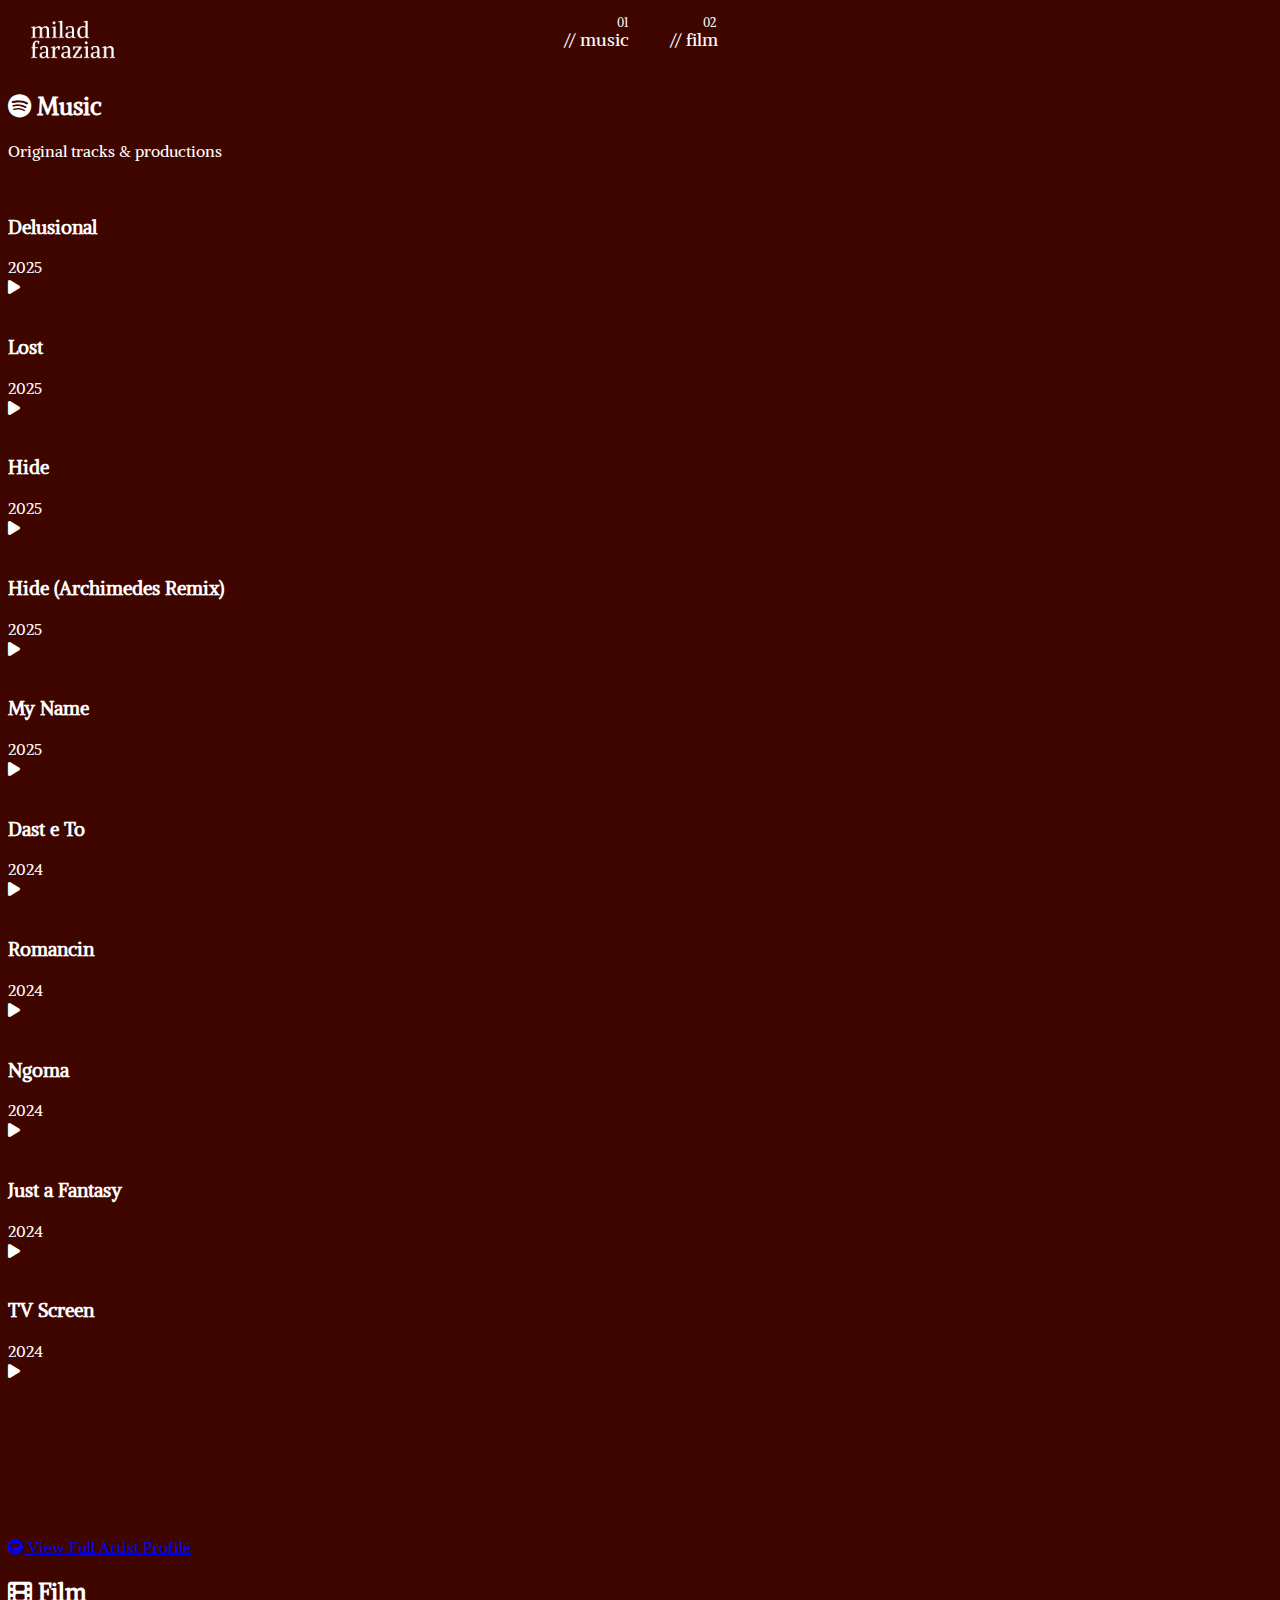
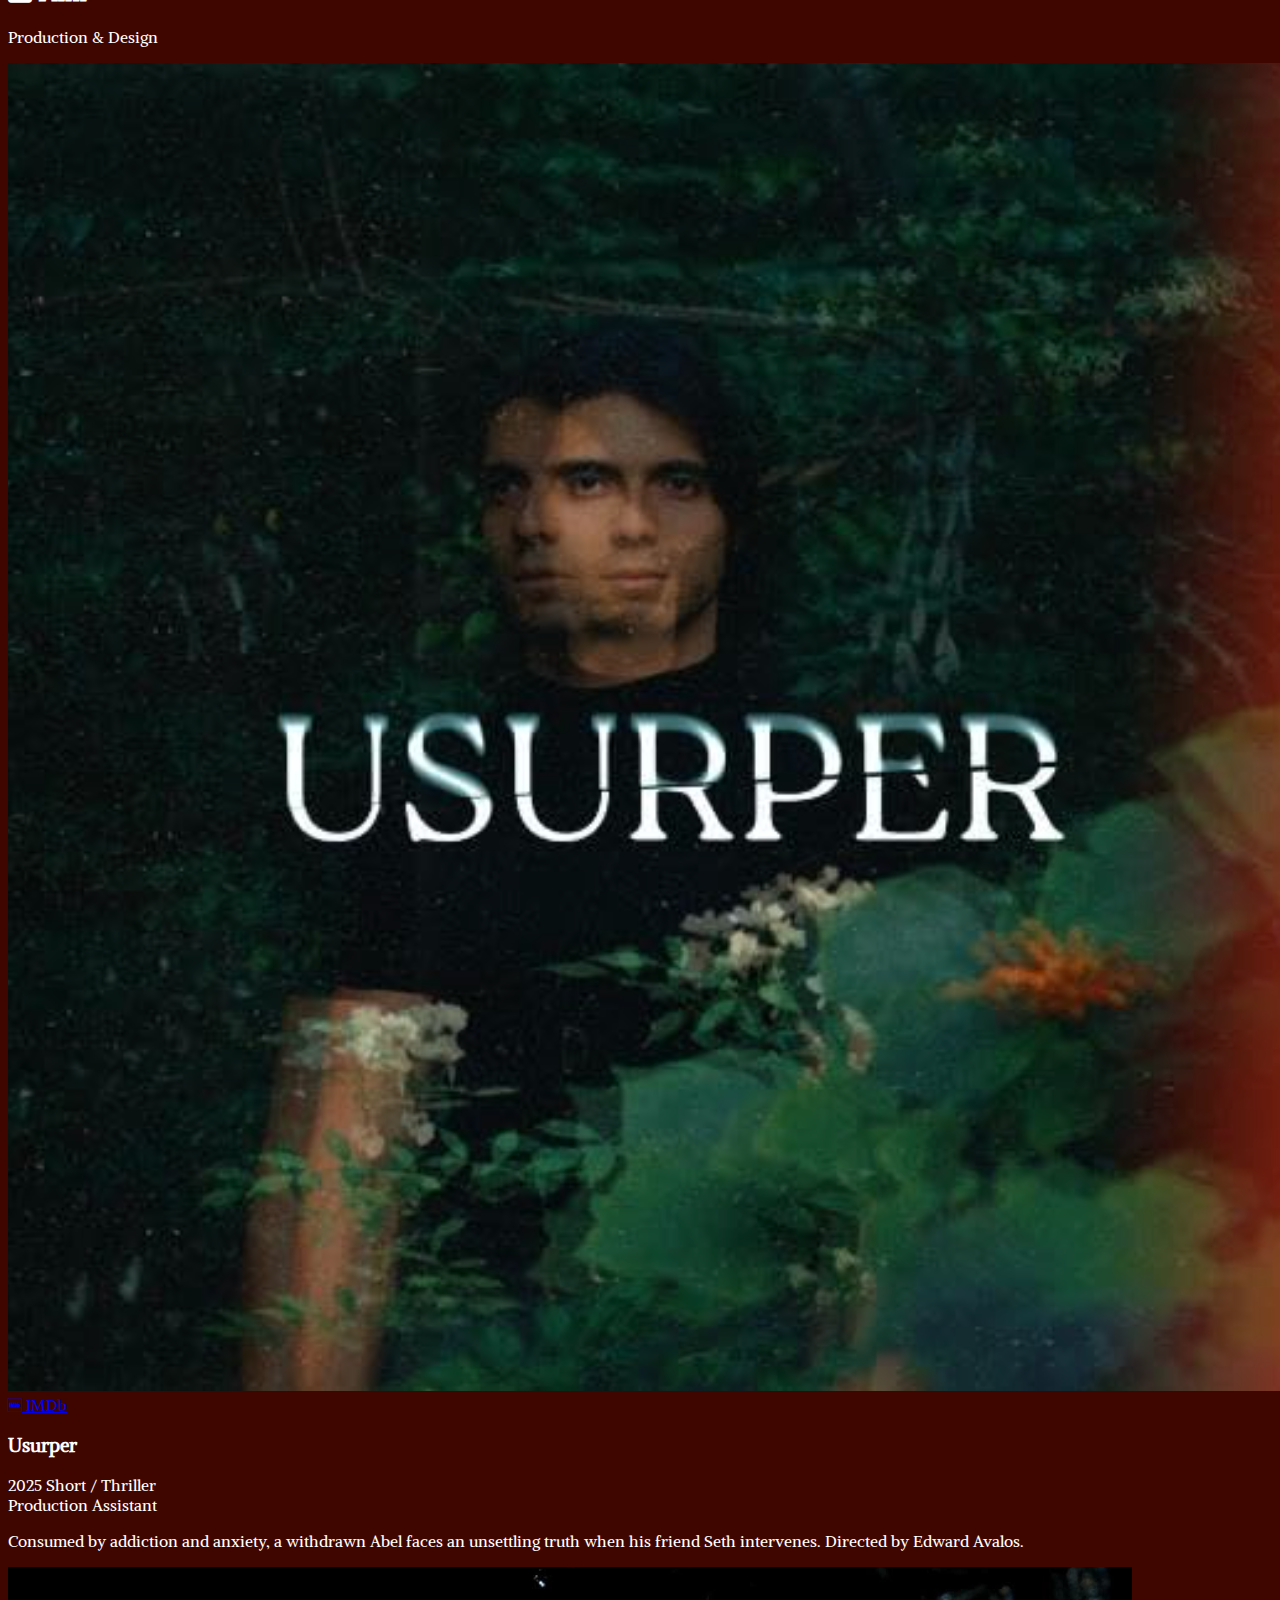
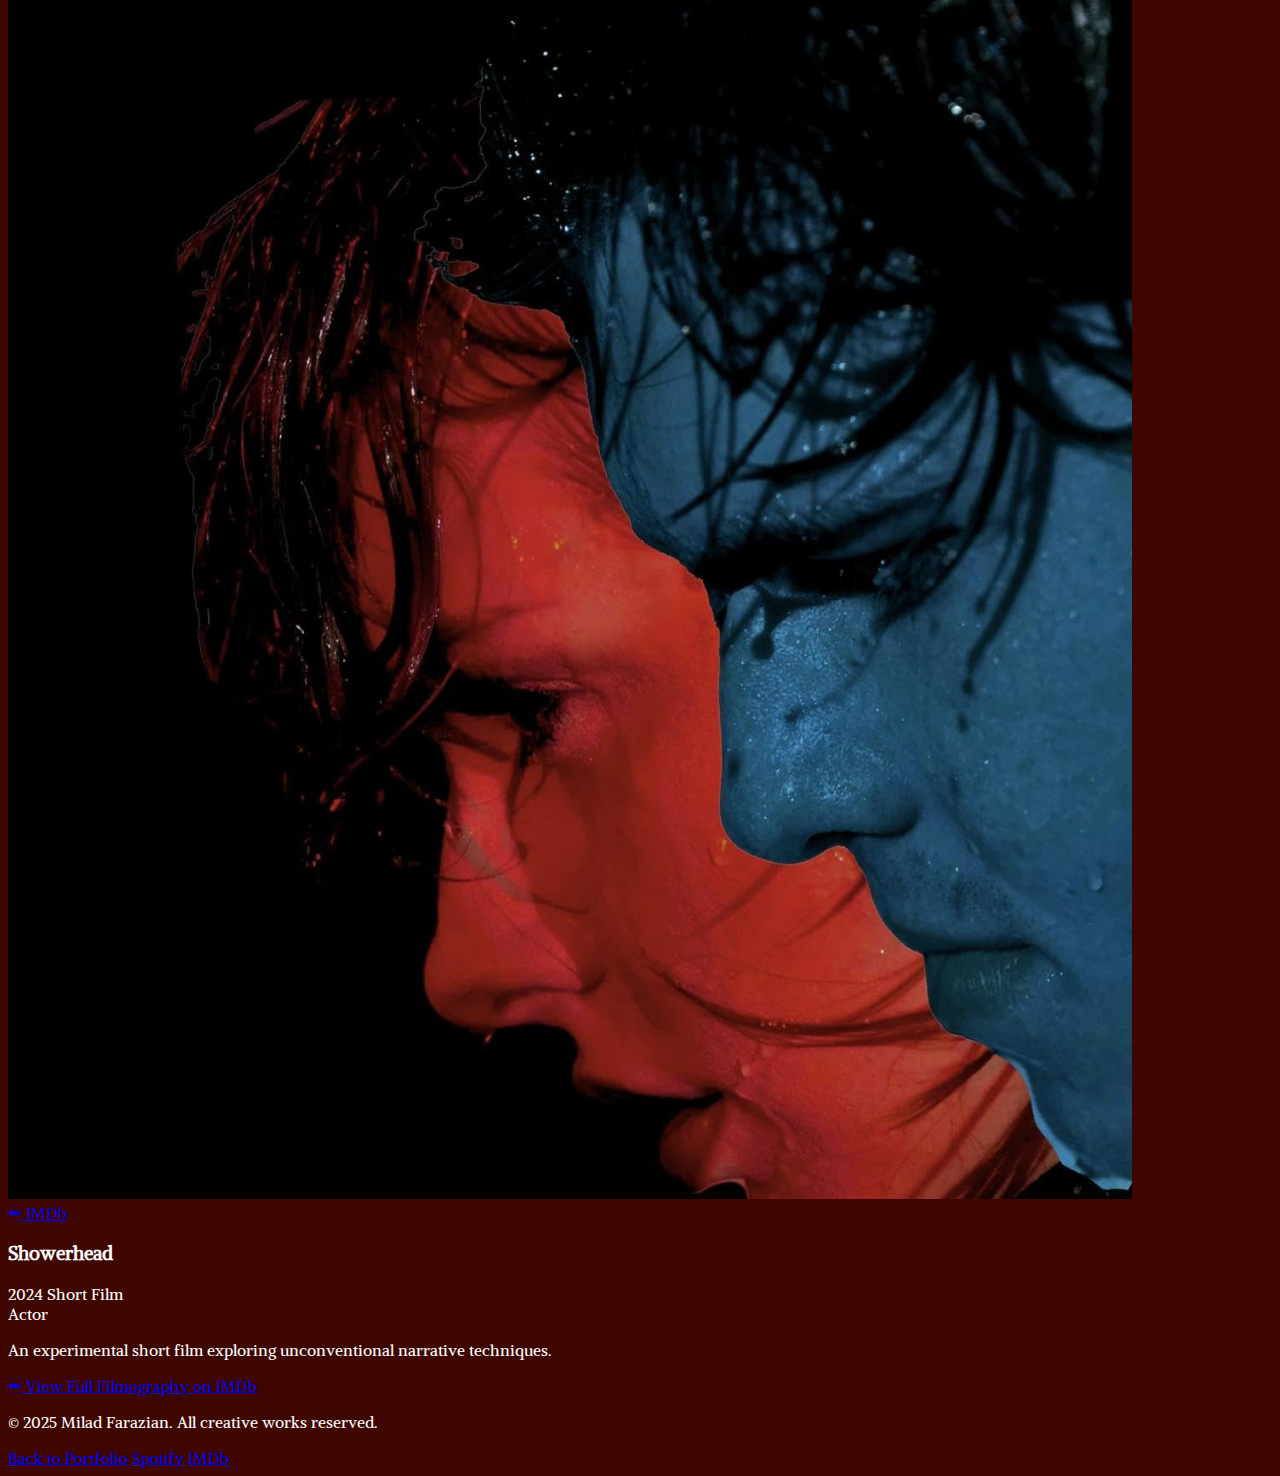
<file: creative/index.html>
<!DOCTYPE html>
<html lang="en">
<head>
  <meta charset="UTF-8">
  <meta name="viewport" content="width=device-width, initial-scale=1.0">
  <meta name="description" content="Milad Farazian - Creative Portfolio">
  <title>Milad Farazian | Creative</title>
  <link rel="stylesheet" href="../css/creativestyles.css">
  <link rel="icon" href="../images/faveicon_creative.png" type="image/png">
  <link href="https://cdnjs.cloudflare.com/ajax/libs/font-awesome/6.4.0/css/all.min.css" rel="stylesheet">
</head>
<body>
    <header>
        <nav class="navbar">
            <div class="navbar-container">
                <div class="logo">
                  <a href="../"><img src="../images/Milad_White.png" alt="Logo" /></a>
                </div>
                <div class="menu-toggle" id="menu-toggle">
                    <span class="hamburger"></span>
                </div>
                <ul class="nav-links">
                    <li data-index="01"><a href="#music">// music</a></li>
                    <li data-index="02"><a href="#film">// film</a></li>
                </ul>

                <div class="dropdown-menu hidden" id="dropdown-menu">
                    <button class="close-btn" id="close-menu">&times;</button>
                    <ul>
                    <li><a href="#music">// music</a></li>
                    <li><a href="#film">// film</a></li>
                    </ul>
                    <div class="dropdown-footer">
                        <p>&copy; 2025. Made with passion by Milad Farazian.</p>
                    </div>
                </div>
            </div>
        </nav>
    </header>

    <!-- Music Section -->
    <section id="music">
        <div class="section-header">
            <h2><i class="fab fa-spotify"></i> Music</h2>
            <p class="section-subtitle">Original tracks & productions</p>
        </div>

        <!-- Vinyl Grid - Dynamically loaded from Spotify -->
        <div class="vinyl-grid" id="vinyl-grid">
            <!-- Tracks will be loaded dynamically -->
        </div>

        <div class="loading-spinner" id="loading-spinner">
            <i class="fas fa-spinner fa-spin"></i> Loading discography...
        </div>

        <!-- Spotify Player (Hidden until track selected) -->
        <div class="spotify-player-container">
            <iframe
                id="spotify-player"
                style="border-radius:12px"
                src="https://open.spotify.com/embed/track/0iSrcDcY882UgJSmGnRApi?utm_source=generator&theme=0"
                width="100%"
                height="152"
                frameBorder="0"
                allowfullscreen=""
                allow="autoplay; clipboard-write; encrypted-media; fullscreen; picture-in-picture"
                loading="lazy">
            </iframe>
        </div>

        <a href="https://open.spotify.com/artist/5sIJlYqfHM3gpYwYU17HOB" target="_blank" class="spotify-link">
            <i class="fab fa-spotify"></i> View Full Artist Profile
        </a>

        <!-- Audio Visualizer -->
        <div class="audio-visualizer">
            <div class="bar"></div>
            <div class="bar"></div>
            <div class="bar"></div>
            <div class="bar"></div>
            <div class="bar"></div>
            <div class="bar"></div>
            <div class="bar"></div>
            <div class="bar"></div>
            <div class="bar"></div>
            <div class="bar"></div>
            <div class="bar"></div>
            <div class="bar"></div>
            <div class="bar"></div>
            <div class="bar"></div>
            <div class="bar"></div>
        </div>
    </section>

    <!-- Film Section -->
    <section id="film">
        <div class="film-grain"></div>
        <div class="section-header">
            <h2><i class="fas fa-film"></i> Film</h2>
            <p class="section-subtitle">Production & Design</p>
        </div>

        <div class="filmography">
            <!-- Film Card 1 - Usurper -->
            <div class="film-card">
                <div class="film-poster">
                    <img src="../images/usurper.png" alt="Usurper Poster" class="poster-image">
                    <div class="film-overlay">
                        <a href="https://www.imdb.com/title/tt32159991/" target="_blank" class="film-rating">
                            <i class="fab fa-imdb"></i> IMDb
                        </a>
                    </div>
                </div>
                <div class="film-details">
                    <h3 class="film-title">Usurper</h3>
                    <div class="film-meta">
                        <span class="film-year">2025</span>
                        <span class="film-genre">Short / Thriller</span>
                    </div>
                    <div class="film-roles">
                        <span class="role-tag pa">Production Assistant</span>
                    </div>
                    <p class="film-description">
                        Consumed by addiction and anxiety, a withdrawn Abel faces an unsettling truth when his friend Seth intervenes. Directed by Edward Avalos.
                    </p>
                </div>
                <div class="film-clapboard">
                    <div class="clapboard-stripes"></div>
                </div>
            </div>

            <!-- Film Card 2 - Showerhead -->
            <div class="film-card">
                <div class="film-poster">
                    <img src="../images/showerhead.png" alt="Showerhead Poster" class="poster-image">
                    <div class="film-overlay">
                        <a href="https://www.imdb.com/title/tt35524195/" target="_blank" class="film-rating">
                            <i class="fab fa-imdb"></i> IMDb
                        </a>
                    </div>
                </div>
                <div class="film-details">
                    <h3 class="film-title">Showerhead</h3>
                    <div class="film-meta">
                        <span class="film-year">2024</span>
                        <span class="film-genre">Short Film</span>
                    </div>
                    <div class="film-roles">
                        <span class="role-tag actor">Actor</span>
                    </div>
                    <p class="film-description">
                        An experimental short film exploring unconventional narrative techniques.
                    </p>
                </div>
                <div class="film-clapboard">
                    <div class="clapboard-stripes"></div>
                </div>
            </div>
        </div>

        <a href="https://www.imdb.com/name/nm16942921/" target="_blank" class="imdb-link">
            <i class="fab fa-imdb"></i> View Full Filmography on IMDb
        </a>

        <!-- Film Strip Decoration -->
        <div class="film-strip">
            <div class="film-frame"></div>
            <div class="film-frame"></div>
            <div class="film-frame"></div>
            <div class="film-frame"></div>
            <div class="film-frame"></div>
            <div class="film-frame"></div>
            <div class="film-frame"></div>
            <div class="film-frame"></div>
        </div>
    </section>

    <!-- Footer -->
    <footer>
        <div class="footer-content">
            <p>&copy; 2025 Milad Farazian. All creative works reserved.</p>
            <div class="footer-links">
                <a href="../">Back to Portfolio</a>
                <a href="https://open.spotify.com/artist/5sIJlYqfHM3gpYwYU17HOB" target="_blank">Spotify</a>
                <a href="https://www.imdb.com/name/nm16942921/" target="_blank">IMDb</a>
            </div>
        </div>
    </footer>

    <script src="../js/creative.js"></script>
</body>
</html>
</file>
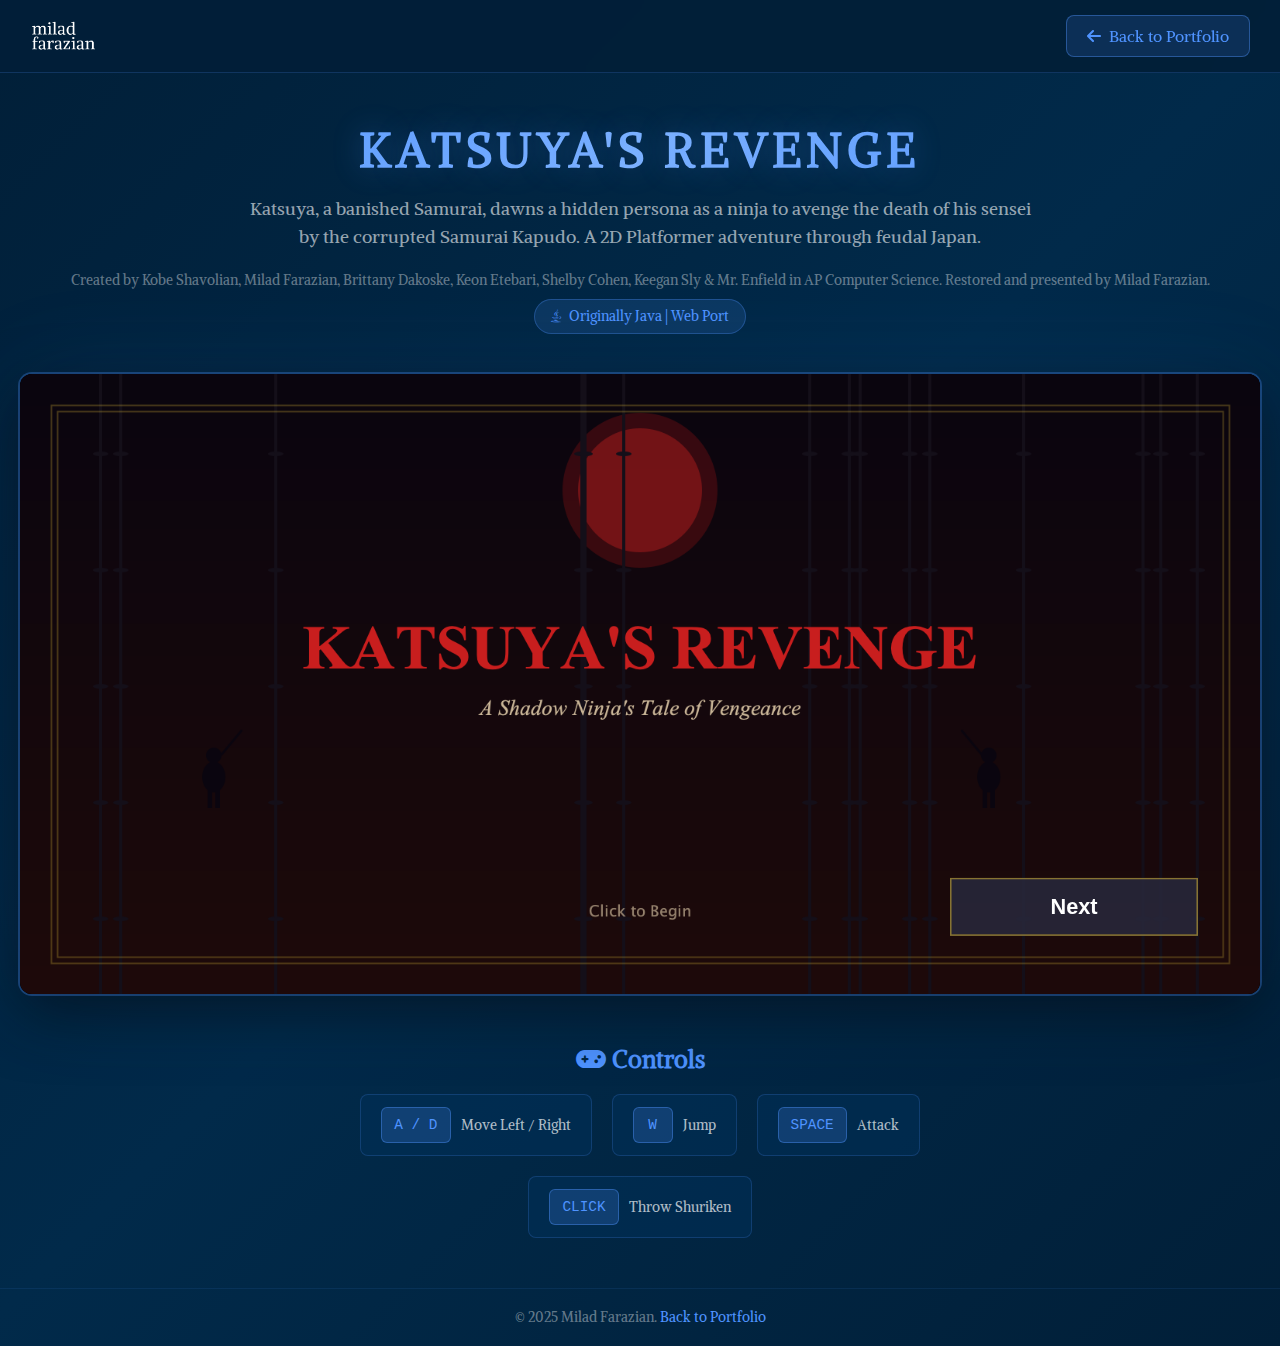
<file: katsuya/index.html>
<!DOCTYPE html>
<html lang="en">
<head>
    <meta charset="UTF-8">
    <meta name="viewport" content="width=device-width, initial-scale=1.0">
    <meta name="description" content="Katsuya's Revenge - A 2D Platformer Game">
    <title>Katsuya's Revenge | Milad Farazian</title>
    <link rel="icon" href="../images/faveicon.png" type="image/png">
    <link href="https://cdnjs.cloudflare.com/ajax/libs/font-awesome/6.4.0/css/all.min.css" rel="stylesheet">
    <style>
        /* Define the Alike font */
        @font-face {
            font-family: 'Alike';
            src: url('../css/fonts/Alike.ttf') format('truetype');
            font-weight: normal;
            font-style: normal;
        }

        * {
            margin: 0;
            padding: 0;
            box-sizing: border-box;
        }

        body {
            background: linear-gradient(135deg, #011f38 0%, #012a4a 50%, #011f38 100%);
            min-height: 100vh;
            font-family: 'Alike', sans-serif;
            color: #fff;
            overflow-x: hidden;
        }

        /* Header */
        header {
            position: fixed;
            top: 0;
            left: 0;
            right: 0;
            z-index: 1000;
            padding: 15px 30px;
            background: rgba(1, 31, 56, 0.95);
            backdrop-filter: blur(10px);
            border-bottom: 1px solid rgba(79, 147, 255, 0.2);
            display: flex;
            justify-content: space-between;
            align-items: center;
        }

        .logo a {
            display: flex;
            align-items: center;
            text-decoration: none;
        }

        .logo img {
            height: 40px;
        }

        .back-btn {
            display: inline-flex;
            align-items: center;
            gap: 8px;
            padding: 10px 20px;
            background: rgba(79, 147, 255, 0.15);
            border: 1px solid rgba(79, 147, 255, 0.4);
            color: #4f93ff;
            text-decoration: none;
            border-radius: 8px;
            font-weight: 500;
            transition: all 0.3s ease;
        }

        .back-btn:hover {
            background: rgba(79, 147, 255, 0.25);
            border-color: rgba(79, 147, 255, 0.6);
            transform: translateX(-5px);
        }

        /* Main Content */
        main {
            padding-top: 80px;
            min-height: 100vh;
            display: flex;
            flex-direction: column;
        }

        /* Game Info Section */
        .game-info {
            text-align: center;
            padding: 40px 20px 20px;
        }

        .game-title {
            font-size: 3rem;
            font-weight: bold;
            background: linear-gradient(135deg, #4f93ff 0%, #7eb3ff 50%, #4f93ff 100%);
            -webkit-background-clip: text;
            background-clip: text;
            -webkit-text-fill-color: transparent;
            text-shadow: 0 0 30px rgba(79, 147, 255, 0.3);
            margin-bottom: 15px;
            letter-spacing: 0.1em;
        }

        .game-subtitle {
            font-size: 1.1rem;
            color: rgba(255, 255, 255, 0.6);
            max-width: 800px;
            margin: 0 auto 20px;
            line-height: 1.6;
        }

        .game-credits {
            font-size: 0.9rem;
            color: rgba(255, 255, 255, 0.4);
            margin-bottom: 10px;
        }

        .game-tech {
            display: inline-flex;
            align-items: center;
            gap: 8px;
            padding: 8px 16px;
            background: rgba(79, 147, 255, 0.15);
            border: 1px solid rgba(79, 147, 255, 0.3);
            border-radius: 20px;
            font-size: 0.85rem;
            color: #4f93ff;
        }

        /* Game Container */
        .game-wrapper {
            flex: 1;
            display: flex;
            justify-content: center;
            align-items: center;
            padding: 20px;
        }

        .game-container {
            position: relative;
            width: 100%;
            max-width: 1600px;
            aspect-ratio: 2 / 1;
            background: #000;
            border-radius: 12px;
            overflow: hidden;
            box-shadow:
                0 0 0 2px rgba(79, 147, 255, 0.3),
                0 20px 60px rgba(0, 0, 0, 0.5),
                0 0 100px rgba(79, 147, 255, 0.1);
        }

        .game-container iframe {
            width: 100%;
            height: 100%;
            border: none;
        }

        /* Controls Info */
        .controls-section {
            padding: 30px 20px 50px;
            text-align: center;
        }

        .controls-title {
            font-size: 1.5rem;
            color: #4f93ff;
            margin-bottom: 20px;
        }

        .controls-grid {
            display: flex;
            flex-wrap: wrap;
            justify-content: center;
            gap: 20px;
            max-width: 800px;
            margin: 0 auto;
        }

        .control-item {
            display: flex;
            align-items: center;
            gap: 10px;
            padding: 12px 20px;
            background: rgba(0, 48, 90, 0.5);
            border: 1px solid rgba(79, 147, 255, 0.2);
            border-radius: 8px;
        }

        .control-key {
            display: inline-flex;
            align-items: center;
            justify-content: center;
            min-width: 40px;
            height: 36px;
            padding: 0 12px;
            background: rgba(79, 147, 255, 0.2);
            border: 1px solid rgba(79, 147, 255, 0.4);
            border-radius: 6px;
            font-family: monospace;
            font-size: 0.9rem;
            color: #4f93ff;
        }

        .control-action {
            color: rgba(255, 255, 255, 0.7);
            font-size: 0.9rem;
        }

        /* Footer */
        footer {
            text-align: center;
            padding: 20px;
            border-top: 1px solid rgba(79, 147, 255, 0.1);
            color: rgba(255, 255, 255, 0.4);
            font-size: 0.85rem;
        }

        footer a {
            color: #4f93ff;
            text-decoration: none;
        }

        footer a:hover {
            text-decoration: underline;
        }

        /* Responsive */
        @media (max-width: 768px) {
            .game-title {
                font-size: 2rem;
            }

            .game-subtitle {
                font-size: 0.95rem;
            }

            .game-container {
                border-radius: 8px;
            }

            .controls-grid {
                flex-direction: column;
                align-items: center;
            }

            header {
                padding: 10px 15px;
            }

            .logo img {
                height: 30px;
            }

            .back-btn {
                padding: 8px 15px;
                font-size: 0.9rem;
            }
        }

        /* Fullscreen notice */
        .fullscreen-notice {
            display: none;
            position: fixed;
            bottom: 20px;
            left: 50%;
            transform: translateX(-50%);
            padding: 12px 24px;
            background: rgba(79, 147, 255, 0.9);
            color: #fff;
            border-radius: 8px;
            font-weight: 500;
            z-index: 100;
        }

        @media (max-width: 1024px) {
            .fullscreen-notice {
                display: block;
            }
        }
    </style>
</head>
<body>
    <header>
        <div class="logo">
            <a href="../"><img src="../images/Milad_White.png" alt="Logo"></a>
        </div>
        <a href="../#projects" class="back-btn">
            <i class="fas fa-arrow-left"></i> Back to Portfolio
        </a>
    </header>

    <main>
        <section class="game-info">
            <h1 class="game-title">KATSUYA'S REVENGE</h1>
            <p class="game-subtitle">
                Katsuya, a banished Samurai, dawns a hidden persona as a ninja to avenge the death of his sensei
                by the corrupted Samurai Kapudo. A 2D Platformer adventure through feudal Japan.
            </p>
            <p class="game-credits">
                Created by Kobe Shavolian, Milad Farazian, Brittany Dakoske, Keon Etebari, Shelby Cohen,
                Keegan Sly & Mr. Enfield in AP Computer Science. Restored and presented by Milad Farazian.
            </p>
            <span class="game-tech">
                <i class="fab fa-java"></i> Originally Java | Web Port
            </span>
        </section>

        <div class="game-wrapper">
            <div class="game-container">
                <iframe src="../web/index.html" allowfullscreen></iframe>
            </div>
        </div>

        <section class="controls-section">
            <h2 class="controls-title"><i class="fas fa-gamepad"></i> Controls</h2>
            <div class="controls-grid">
                <div class="control-item">
                    <span class="control-key">A / D</span>
                    <span class="control-action">Move Left / Right</span>
                </div>
                <div class="control-item">
                    <span class="control-key">W</span>
                    <span class="control-action">Jump</span>
                </div>
                <div class="control-item">
                    <span class="control-key">SPACE</span>
                    <span class="control-action">Attack</span>
                </div>
                <div class="control-item">
                    <span class="control-key">CLICK</span>
                    <span class="control-action">Throw Shuriken</span>
                </div>
            </div>
        </section>
    </main>

    <footer>
        <p>&copy; 2025 Milad Farazian. <a href="../">Back to Portfolio</a></p>
    </footer>

    <div class="fullscreen-notice">
        <i class="fas fa-expand"></i> For best experience, play on desktop
    </div>
</body>
</html>
</file>
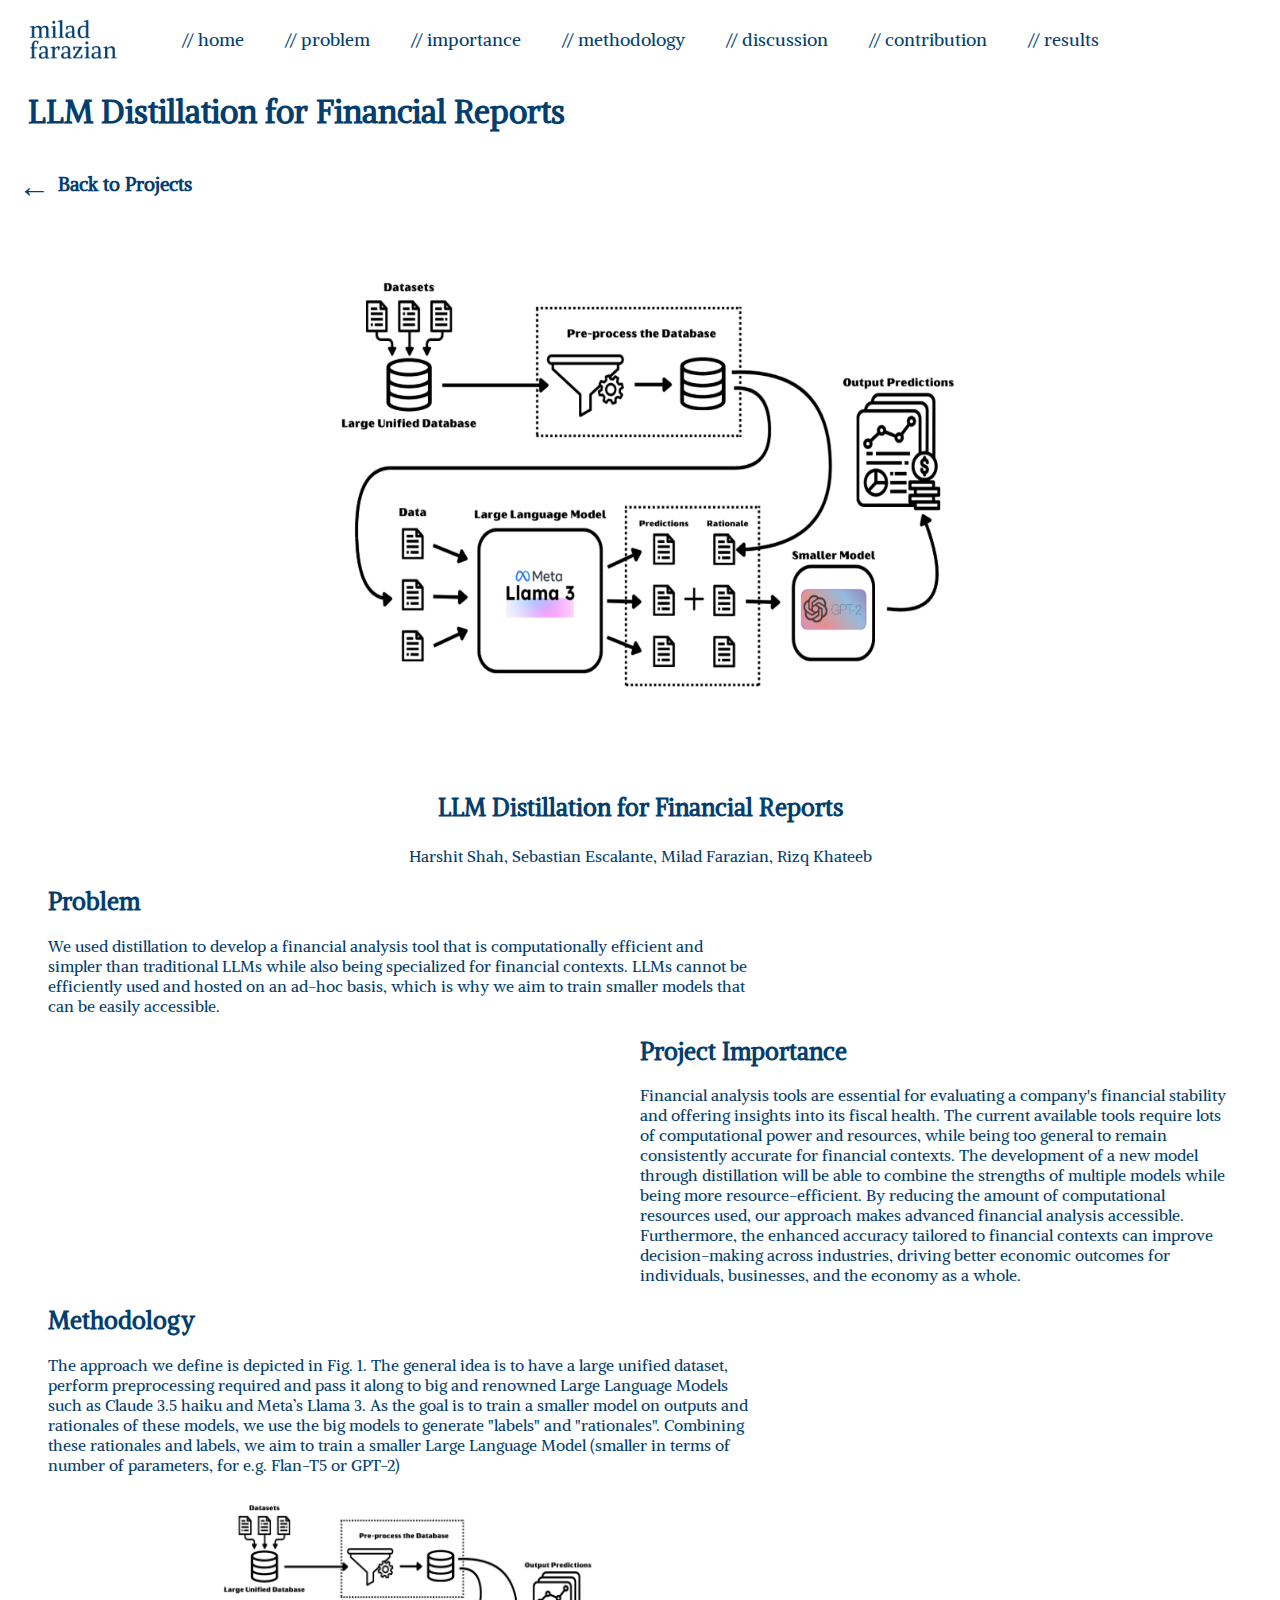
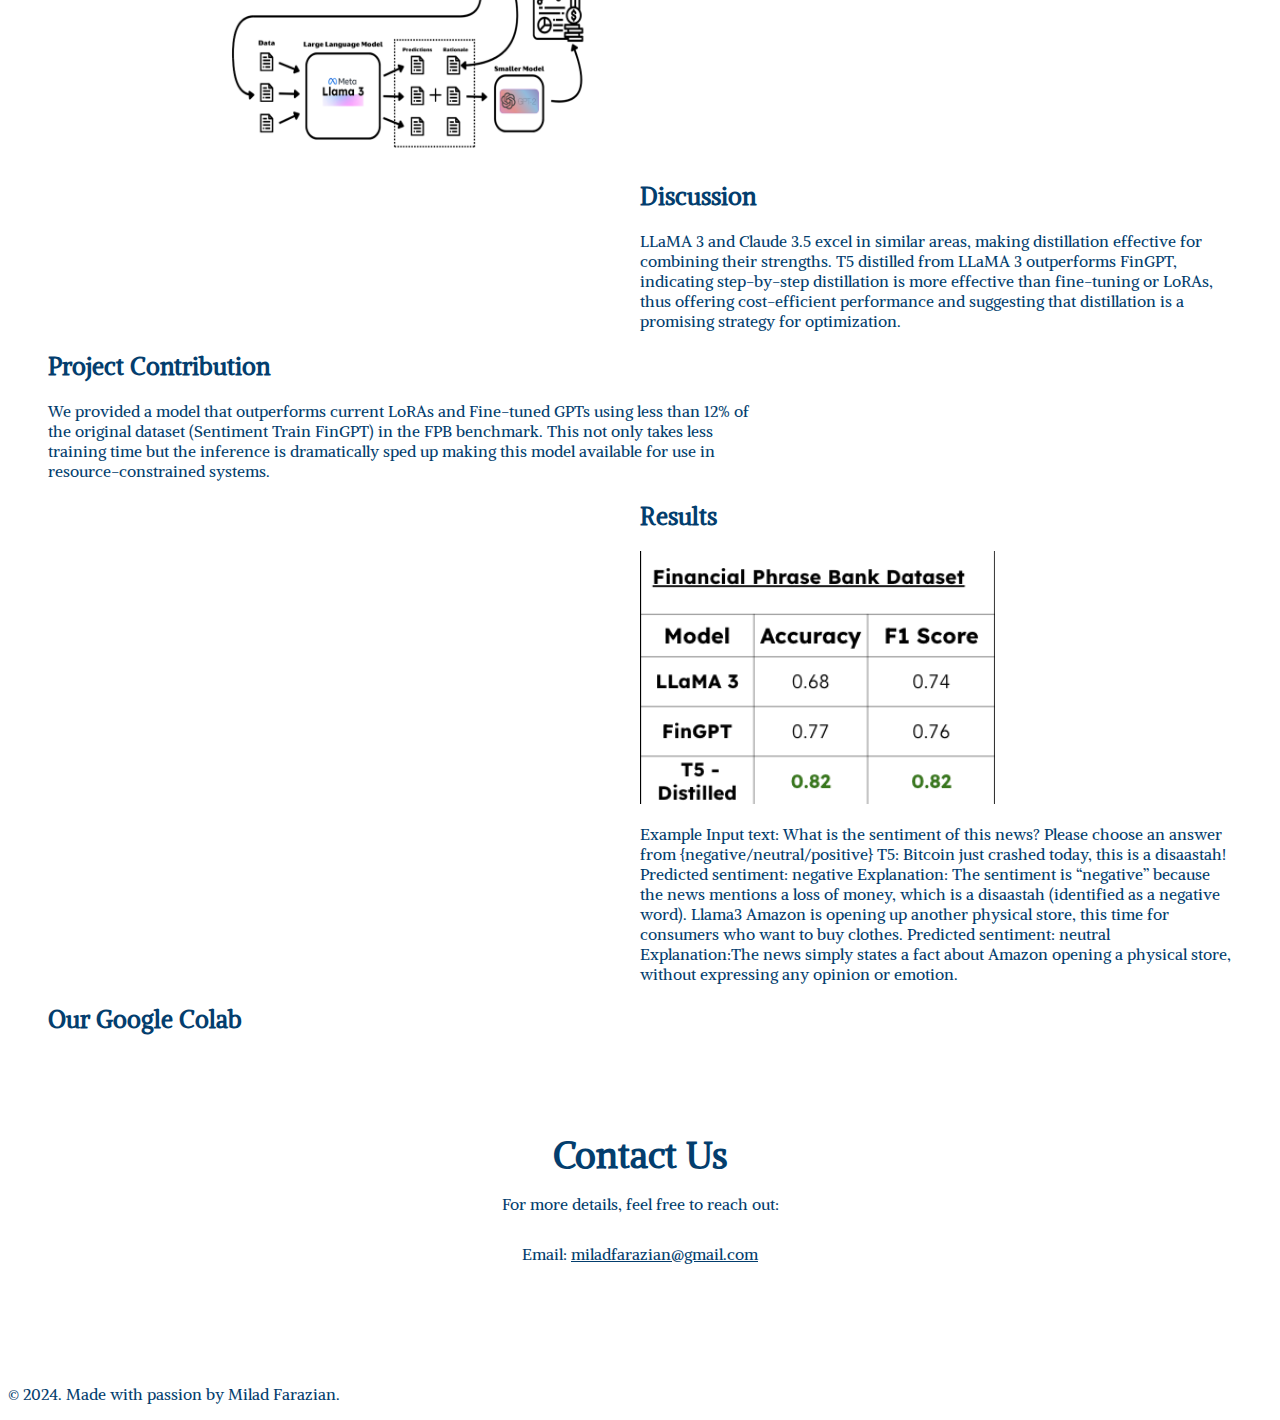
<file: llm-distillation/index.html>
<!DOCTYPE html>
<html id="lmbis-html" lang="en">
<head>
  <meta charset="UTF-8">
  <meta name="viewport" content="width=device-width, initial-scale=1.0">
  <meta name="description" content="LMBiS-Net Implementation">
  <title>LLM Distillation for Financial Reports</title>
  <link rel="stylesheet" href="../css/styles.css">
  <link rel="icon" href="../images/faveicon_dark.png" type="image/png">
</head>
<body>
    <header>
        <nav class="navbar">
            <div class="navbar-container">
                <div class="logo">
                    <a href="../"><img src="../images/milad_navy.png" alt="Logo" /></a>
                </div>
                <ul class="nav-links">
                    <li><a href="#">// home</a></li>
                    <li><a href="#problem">// problem</a></li>
                    <li><a href="#importance">// importance</a></li>
                    <li><a href="#methodology">// methodology</a></li>
                    <li><a href="#discussion">// discussion</a></li>
                    <li><a href="#contribution">// contribution</a></li>
                    <li><a href="#results">// results</a></li>
                </ul>
            </div>
        </nav>
    </header>

    <h1 id="lmbis-title">LLM Distillation for Financial Reports</h1>

    <a class="modal-close" href="../#projects">
        <span class="arrow">←</span> <span class="back">Back to Projects</span>
    </a>

    <div class="lmbis-net-body">
        <section id="hero">
            <div class="hero-container"> 
                <img src="../images/llm_mapping.png" alt="lmbis" class="lmbis" />
                <h3 id="lmbis-subtitle">LLM Distillation for Financial Reports</h3>
                <p>Harshit Shah, Sebastian Escalante, Milad Farazian, Rizq Khateeb</p>
            </div>
        </section>
        
        <section id="problem" class="lmbis-left">
            <h2>Problem</h2>
            <p>We used distillation to develop a financial analysis tool that is computationally efficient and simpler than traditional LLMs while also being specialized for financial contexts. LLMs cannot be efficiently used and hosted on an ad-hoc basis, which is why we aim to train smaller models that can be easily accessible.
            </p>
        </section>
        
        <section id="importance" class="lmbis-right">
            <h2>Project Importance</h2>
            <p>Financial analysis tools are essential for evaluating a company's financial stability and offering insights into its fiscal health. The current available tools require lots of computational power and resources, while being too general to remain consistently accurate for financial contexts. The development of a new model through distillation will be able to combine the strengths of multiple models while being more resource-efficient. By reducing the amount of computational resources used, our approach makes advanced financial analysis accessible. Furthermore, the enhanced accuracy tailored to financial contexts can improve decision-making across industries, driving better economic outcomes for individuals, businesses, and the economy as a whole.</p>
        </section>
        
        <section id="methodology" class="lmbis-left">
            <h2>Methodology</h2>
            <p>The approach we define is depicted in Fig. 1. The general idea is to have a large unified dataset, perform preprocessing required and pass it along to big and renowned Large Language Models such as Claude 3.5 haiku and Meta’s Llama 3. As the goal is to train a smaller model on outputs and rationales of these models, we use the big models to generate "labels" and "rationales". Combining these rationales and labels, we aim to train a smaller Large Language Model (smaller in terms of number of parameters, for e.g. Flan-T5 or GPT-2)</p>
            <img src="../images/llm_mapping.png" alt="lmbis" class="lmbis" />
        </section>
        
        <section id="discussion" class="lmbis-right">
            <h2>Discussion</h2>
            <p>LLaMA 3 and Claude 3.5 excel in similar areas, making distillation effective for combining their strengths. T5 distilled from LLaMA 3 outperforms FinGPT, indicating step-by-step distillation is more effective than fine-tuning or LoRAs, thus offering cost-efficient performance and suggesting that distillation is a promising strategy for optimization.</p>
        </section>
        
        <section id="contribution" class="lmbis-left">
            <h2>Project Contribution</h2>
            <p>We provided a model that outperforms current LoRAs and Fine-tuned GPTs using less than 12% of the original dataset (Sentiment Train FinGPT) in the FPB benchmark. This not only takes less training time but the inference is dramatically sped up making this model available for use in resource-constrained systems.</p>
        </section>
        
        <section id="results" class="lmbis-right">
            <h2>Results</h2>
            <div class="results-container">
                <img src="../images/llm_results.png" alt="Results Comparison" class="results-image" />
                <p> <span styles="font-weight: bold;">Example</span>
                    Input text: What is the sentiment of this news? Please choose an answer from {negative/neutral/positive}
                    <span styles="font-weight: bold;">T5:</span>
                    Bitcoin just crashed today, this is a disaastah!
                    Predicted sentiment: negative
                    Explanation: The sentiment is “negative” because the news mentions a loss of money, which is a disaastah (identified as a negative word).
                    <span styles="font-weight: bold;">Llama3</span>
                    Amazon is opening up another physical store, this time for consumers who want to buy clothes.
                    Predicted sentiment: neutral
                    Explanation:The news simply states a fact about Amazon opening a physical store, without expressing any opinion or emotion. 
                </p>
            </div>
        </section>

        <section id="colab">
            <h2>Our Google Colab</h2>
            <script src="https://gist.github.com/MiladFarazian/3745fa988c5a3ae0fd7a4da82b956e56.js"></script>
        </section>
        
        <section id="contact">
            <h2>Contact Us</h2>
            <p>For more details, feel free to reach out:</p>
            <p>Email: <a href="mailto:miladfarazian@gmail.com">miladfarazian@gmail.com</a></p>
        </section>
    </div>
    
    <footer>
        <p>&copy; 2024. Made with passion by Milad Farazian.</p>
    </footer>
</body>
</html>
</file>
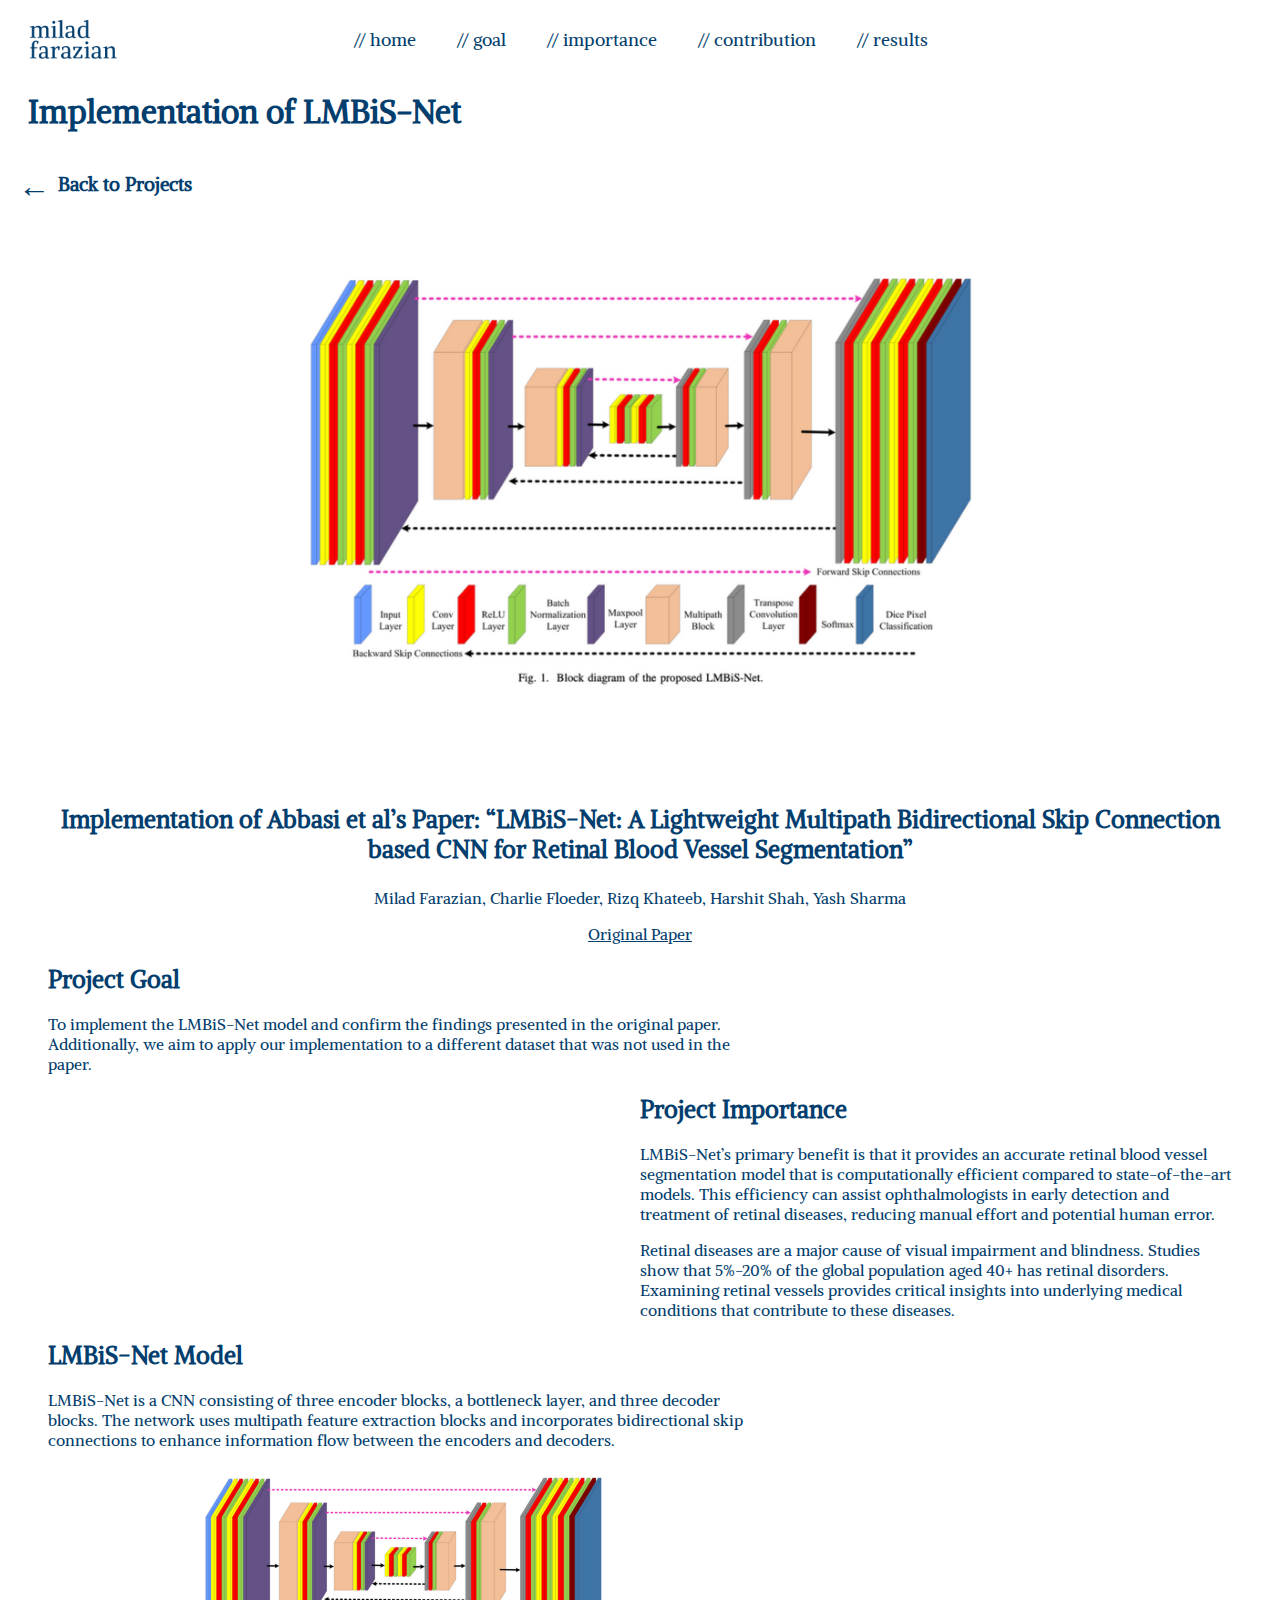
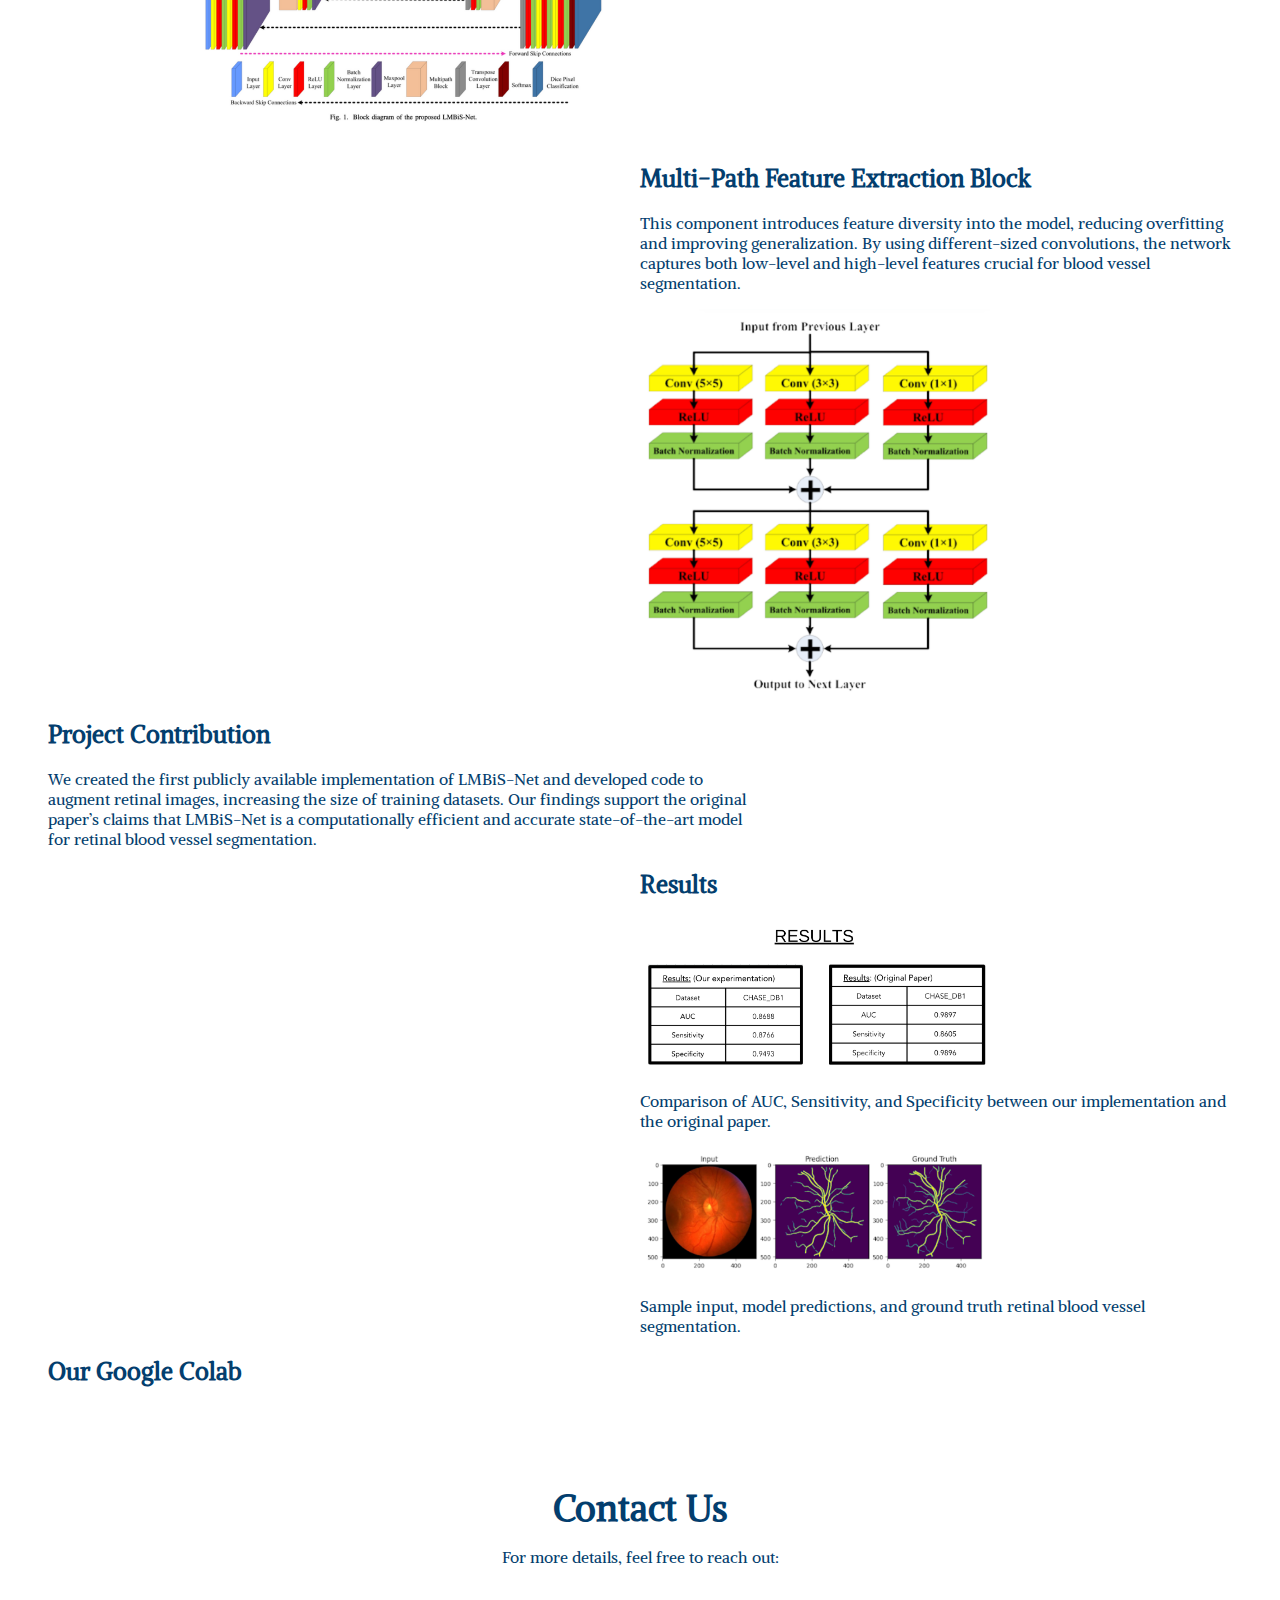
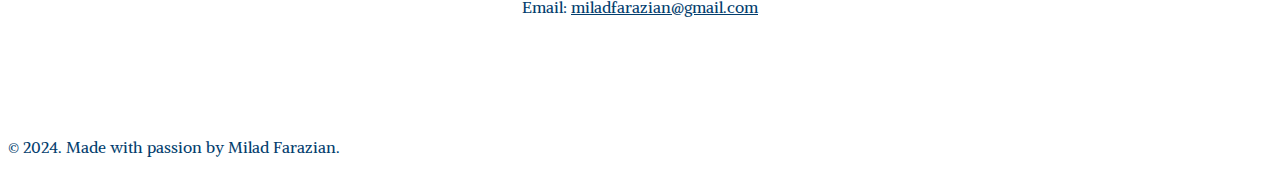
<file: lmbis-net/index.html>
<!DOCTYPE html>
<html id="lmbis-html" lang="en">
<head>
  <meta charset="UTF-8">
  <meta name="viewport" content="width=device-width, initial-scale=1.0">
  <meta name="description" content="LMBiS-Net Implementation">
  <title>LMBiS-Net Implementation</title>
  <link rel="stylesheet" href="../css/styles.css">
  <link rel="icon" href="../images/faveicon_dark.png" type="image/png">
</head>
<body>
    <header>
        <nav class="navbar">
            <div class="navbar-container">
                <div class="logo">
                    <a href="../"><img src="../images/milad_navy.png" alt="Logo" /></a>
                </div>
                <ul class="nav-links">
                    <li><a href="#">// home</a></li>
                    <li><a href="#goal">// goal</a></li>
                    <li><a href="#importance">// importance</a></li>
                    <li><a href="#contribution">// contribution</a></li>
                    <li><a href="#results">// results</a></li>
                </ul>
            </div>
        </nav>
    </header>

    <h1 id="lmbis-title">Implementation of LMBiS-Net</h1>

    <a class="modal-close" href="../#projects">
        <span class="arrow">←</span> <span class="back">Back to Projects</span>
    </a>

    <div class="lmbis-net-body">
        <section id="hero">
            <div class="hero-container"> 
                <img src="../images/LMBiS.png" alt="lmbis" class="lmbis" />
                <h3 id="lmbis-subtitle">Implementation of Abbasi et al’s Paper: “LMBiS-Net: A Lightweight Multipath ​Bidirectional Skip Connection based CNN for Retinal Blood Vessel Segmentation”</h3>
                <p>Milad Farazian, Charlie Floeder, Rizq Khateeb, Harshit Shah, Yash Sharma</p>
                <a href="https://arxiv.org/pdf/2309.04968" target="_blank">Original Paper</a>
            </div>
        </section>
        
        <section id="goal" class="lmbis-left">
            <h2>Project Goal</h2>
            <p>To implement the LMBiS-Net model and confirm the findings presented in the original paper. Additionally, we aim to apply our implementation to a different dataset that was not used in the paper.</p>
        </section>
        
        <section id="importance" class="lmbis-right">
            <h2>Project Importance</h2>
            <p>LMBiS-Net’s primary benefit is that it provides an accurate retinal blood vessel segmentation model that is computationally efficient compared to state-of-the-art models. This efficiency can assist ophthalmologists in early detection and treatment of retinal diseases, reducing manual effort and potential human error.</p>
            <p>Retinal diseases are a major cause of visual impairment and blindness. Studies show that 5%-20% of the global population aged 40+ has retinal disorders. Examining retinal vessels provides critical insights into underlying medical conditions that contribute to these diseases.</p>
        </section>
        
        <section id="lmbis" class="lmbis-left">
            <h2>LMBiS-Net Model</h2>
            <p>LMBiS-Net is a CNN consisting of three encoder blocks, a bottleneck layer, and three decoder blocks. The network uses multipath feature extraction blocks and incorporates bidirectional skip connections to enhance information flow between the encoders and decoders.</p>
            <img src="../images/LMBiS.png" alt="lmbis" class="lmbis" />
        </section>
        
        <section id="features" class="lmbis-right">
            <h2>Multi-Path Feature Extraction Block</h2>
            <p>This component introduces feature diversity into the model, reducing overfitting and improving generalization. By using different-sized convolutions, the network captures both low-level and high-level features crucial for blood vessel segmentation.</p>
            <img src="../images/multipath.png" alt="Multipath-Feature Extraction Block" class="multipath" />
        </section>
        
        <section id="contribution" class="lmbis-left">
            <h2>Project Contribution</h2>
            <p>We created the first publicly available implementation of LMBiS-Net and developed code to augment retinal images, increasing the size of training datasets. Our findings support the original paper’s claims that LMBiS-Net is a computationally efficient and accurate state-of-the-art model for retinal blood vessel segmentation.</p>
        </section>
        
        <section id="results" class="lmbis-right">
            <h2>Results</h2>
            <div class="results-container">
                <img src="../images/results_comparison.png" alt="Results Comparison" class="results-image" />
                <p>Comparison of AUC, Sensitivity, and Specificity between our implementation and the original paper.</p>
                <img src="../images/predictions.png" alt="Model Predictions" class="results-image" />
                <p>Sample input, model predictions, and ground truth retinal blood vessel segmentation.</p>
            </div>
        </section>

        <section id="colab">
            <h2>Our Google Colab</h2>
            <script src="https://gist.github.com/MiladFarazian/3745fa988c5a3ae0fd7a4da82b956e56.js"></script>
        </section>
        
        <section id="contact">
            <h2>Contact Us</h2>
            <p>For more details, feel free to reach out:</p>
            <p>Email: <a href="mailto:miladfarazian@gmail.com">miladfarazian@gmail.com</a></p>
        </section>
    </div>
    
    <footer>
        <p>&copy; 2024. Made with passion by Milad Farazian.</p>
    </footer>
</body>
</html>
</file>
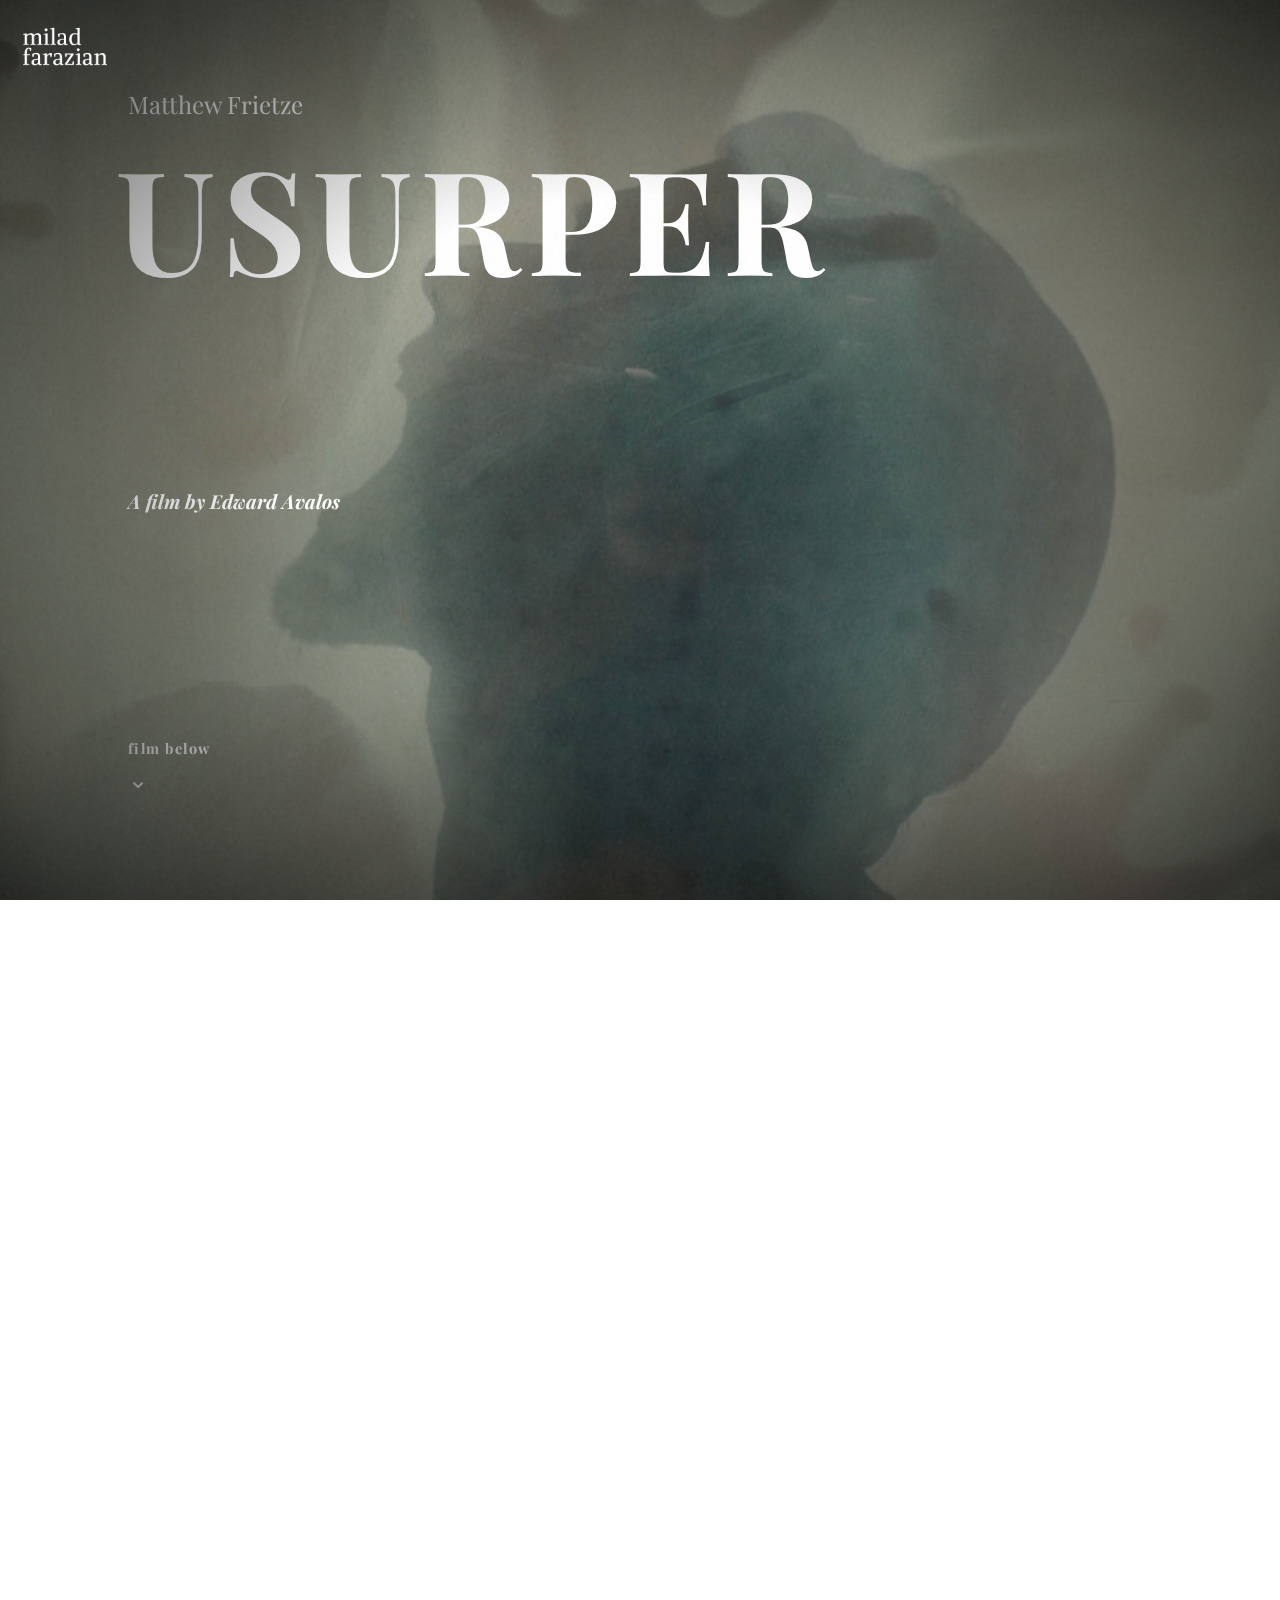
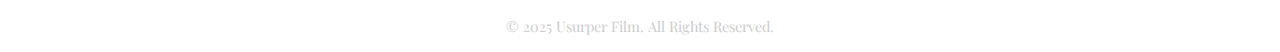
<file: Usurper/index.html>
<!DOCTYPE html>
<html lang="en">
<head>
    <meta charset="UTF-8">
    <meta name="viewport" content="width=device-width, initial-scale=1.0">
    <title>Usurper</title>
    <link rel="icon" type="image/svg+xml" href="images/favicon.svg">
    <link rel="preconnect" href="https://fonts.googleapis.com">
    <link rel="preconnect" href="https://fonts.gstatic.com" crossorigin>
    <link href="https://fonts.googleapis.com/css2?family=Playfair+Display:wght@400;700&display=swap" rel="stylesheet">
    <link rel="stylesheet" href="styles.css">
</head>
<body>
    <!-- Fog layers -->
    <div class="fog-container">
        <div class="fog fog-1"></div>
        <div class="fog fog-2"></div>
        <div class="fog fog-3"></div>
    </div>

    <div class="logo">
        <a href="../"><img src="../images/Milad_White.png" alt="Logo" /></a>
    </div>

    <div>
        <div class="header">
            <h2>Matthew Frietze</h2>
            <h1 class="film-title">USURPER</h1>
            <h3 class="subtitle">A film by Edward Avalos</h3>
            <div class="scroll-indicator" onclick="document.querySelector('.description').scrollIntoView({behavior:'smooth'})">
                <span>film below</span>
                <div class="chevron">&#x2304;</div>
            </div>
        </div>
        <div class="description">
            <div class="text-section reveal">
                <p>
                    Starring Matthew Frietze, USURPER stalks a withdrawn Abel, who becomes consumed by addiction and anxiety. He begins to struggle to face an unsettling truth when his friend Seth intervenes.
                </p>
            </div>
            <div class="video-section reveal">
                <div class="video-wrapper">
                    <iframe title="vimeo-player" src="https://player.vimeo.com/video/1070369663?h=8ded26e100" frameborder="0" allowfullscreen></iframe>
                </div>
            </div>
        </div>
        <footer>
            <p>&copy; 2025 Usurper Film. All Rights Reserved.</p>
        </footer>
    </div>

    <script>
        // Scroll-triggered reveal
        const reveals = document.querySelectorAll('.reveal');
        const observer = new IntersectionObserver((entries) => {
            entries.forEach(entry => {
                if (entry.isIntersecting) {
                    entry.target.classList.add('visible');
                    observer.unobserve(entry.target);
                }
            });
        }, { threshold: 0.15 });

        reveals.forEach(el => observer.observe(el));

        // Mouse-tracking parallax on title
        const title = document.querySelector('.film-title');
        document.addEventListener('mousemove', (e) => {
            const x = (e.clientX / window.innerWidth - 0.5) * 10;
            const y = (e.clientY / window.innerHeight - 0.5) * 6;
            title.style.transform = `translate(${x}px, ${y}px)`;
        });
    </script>
</body>
</html>
</file>
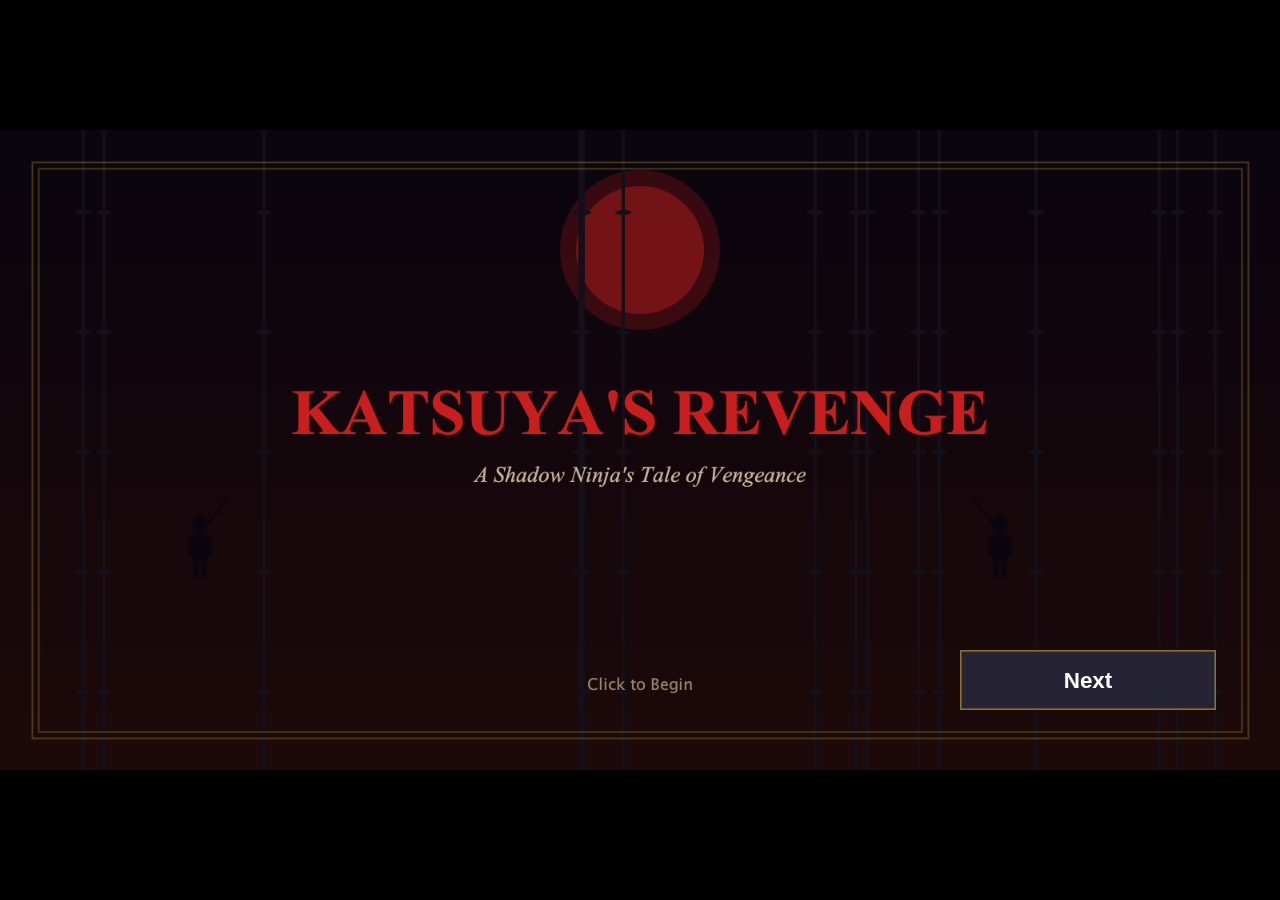
<file: web/index.html>
<!DOCTYPE html>
<html lang="en">
<head>
<meta charset="UTF-8">
<title>KATSUYA'S REVENGE</title>
<style>
* { margin: 0; padding: 0; box-sizing: border-box; }
body { background: #000; display: flex; justify-content: center; align-items: center; height: 100vh; overflow: hidden; }
#container {
  position: relative; width: 1600px; height: 800px;
  transform-origin: center center;
}
canvas { display: block; cursor: crosshair; }
.btn {
  position: absolute; font: bold 22px 'Segoe UI', sans-serif; color: #fff;
  background: rgba(40,40,60,0.85); border: 2px solid rgba(200,170,50,0.6);
  cursor: pointer; text-align: center; padding: 0;
}
.btn:hover { background: rgba(60,60,90,0.95); border-color: rgba(200,170,50,0.9); }
#nextBtn   { right: 80px; bottom: 75px; width: 320px; height: 75px; font-size: 28px; }
#pauseBtn  { left: 30px; bottom: 50px; width: 36px; height: 36px; font-size: 18px; display: none; }
#resumeBtn { left: 285px; bottom: 50px; width: 100px; height: 36px; display: none; }
#restartBtn{ left: 285px; bottom: 95px; width: 100px; height: 36px; display: none; }
#quitBtn   { left: 285px; bottom: 140px; width: 100px; height: 36px; display: none; }
#loading   { position: absolute; top: 50%; left: 50%; transform: translate(-50%,-50%);
             color: #c8aa32; font: 24px serif; }
</style>
</head>
<body>
<div id="container">
  <canvas id="c" width="1600" height="800"></canvas>
  <div id="loading">Loading assets...</div>
  <button class="btn" id="nextBtn">Next</button>
  <button class="btn" id="pauseBtn">||</button>
  <button class="btn" id="resumeBtn">Resume</button>
  <button class="btn" id="restartBtn">Restart</button>
  <button class="btn" id="quitBtn" style="display:none">Quit</button>
</div>
<script src="game.js"></script>
</body>
</html>
</file>
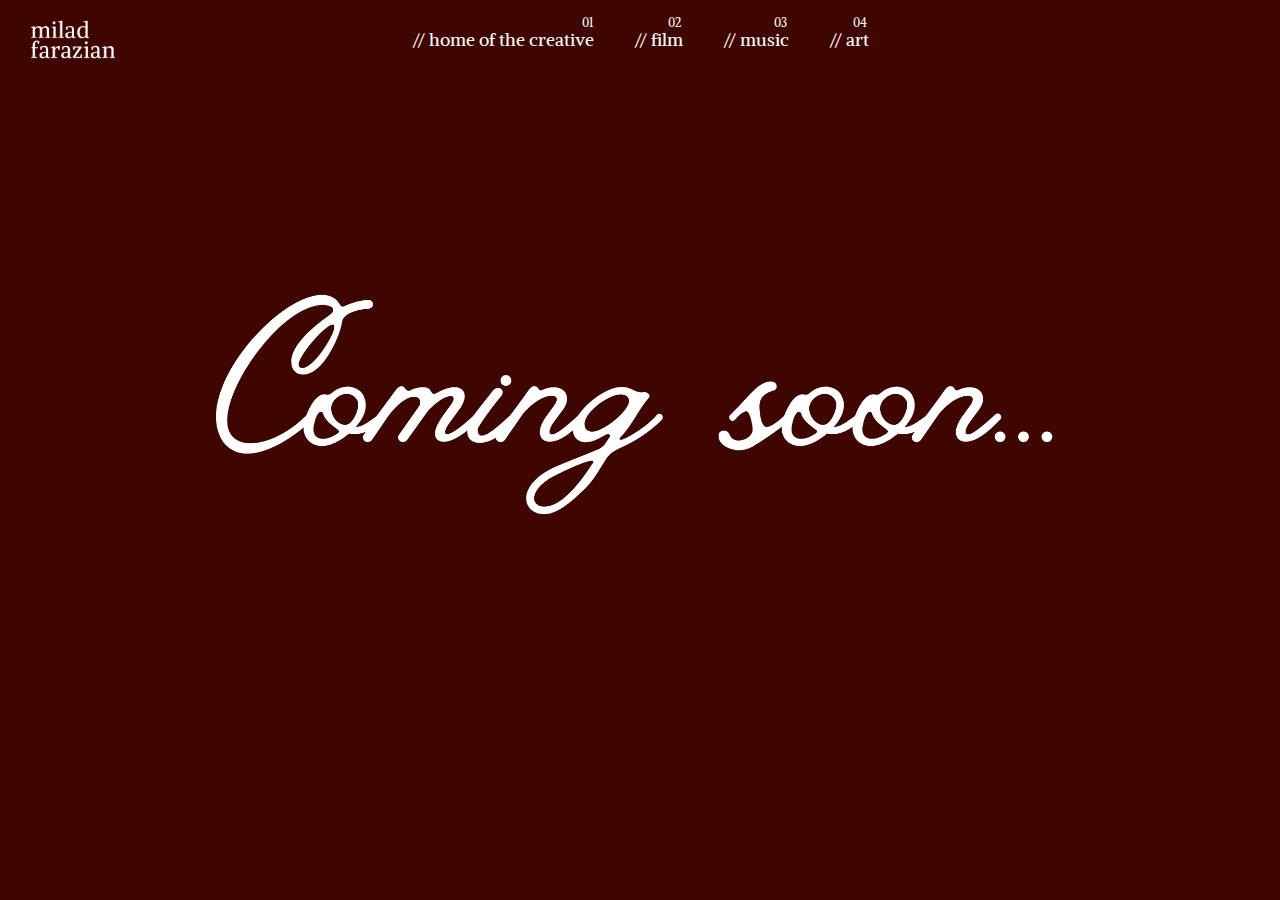
<file: creative.html>
<!DOCTYPE html>
<html lang="en">
<head>
  <meta charset="UTF-8">
  <meta name="viewport" content="width=device-width, initial-scale=1.0">
  <meta name="description" content="Personal Portfolio">
  <title>Milad Farazian</title>
  <link rel="stylesheet" href="css/creativestyles.css">
  <link rel="icon" href="images/faveicon_creative.png" type="image/png">
  <link href="https://cdnjs.cloudflare.com/ajax/libs/font-awesome/5.15.4/css/all.min.css" rel="stylesheet">
</head>
<body>
    <header>
        <nav class="navbar">
            <div class="navbar-container">
                <div class="logo">
                  <a href="index.html"><img src="images/Milad_White.png" alt="Logo" /></a>
                </div>
                <!-- Hamburger Menu (Hidden on Desktop) -->
                <div class="menu-toggle" id="menu-toggle">
                    <span class="hamburger"></span>
                </div>
                <ul class="nav-links">
                    <li data-index="01"><a href="#creative">// home of the creative</a></li>
                    <li data-index="02"><a href="#film">// film</a></li>
                    <li data-index="03"><a href="#music">// music</a></li>
                    <li data-index="04"><a href="#art">// art</a></li>
                </ul>

                <!-- Dropdown Menu (Hidden by Default) -->
                <div class="dropdown-menu hidden" id="dropdown-menu">
                    <button class="close-btn" id="close-menu">&times;</button>
                    <ul>
                    <li><a href="#creative">// home of the creative</a></li>
                    <li><a href="#film">// film</a></li>
                    <li><a href="#music">// music</a></li>
                    <li><a href="#art">// art</a></li>
                    </ul>
                    <div class="dropdown-footer">
                        <p>© 2024. Made with passion by Milad Farazian.</p>
                        <p>All rights reserved.</p>
                    </div>
                </div>
            </div>
        </nav>
          
      </header>
    </div>
    
  </section>  

  <section id="home">
    <div class="home-overlay">
        <img src="images/coming_soon.png" alt="Logo" class="home-logo">
    </div>
  </section>

  <footer>
    <!-- Footer content will go here -->
  </footer>

  <script src="js/scripts.js"></script>
</body>
</html>
</file>
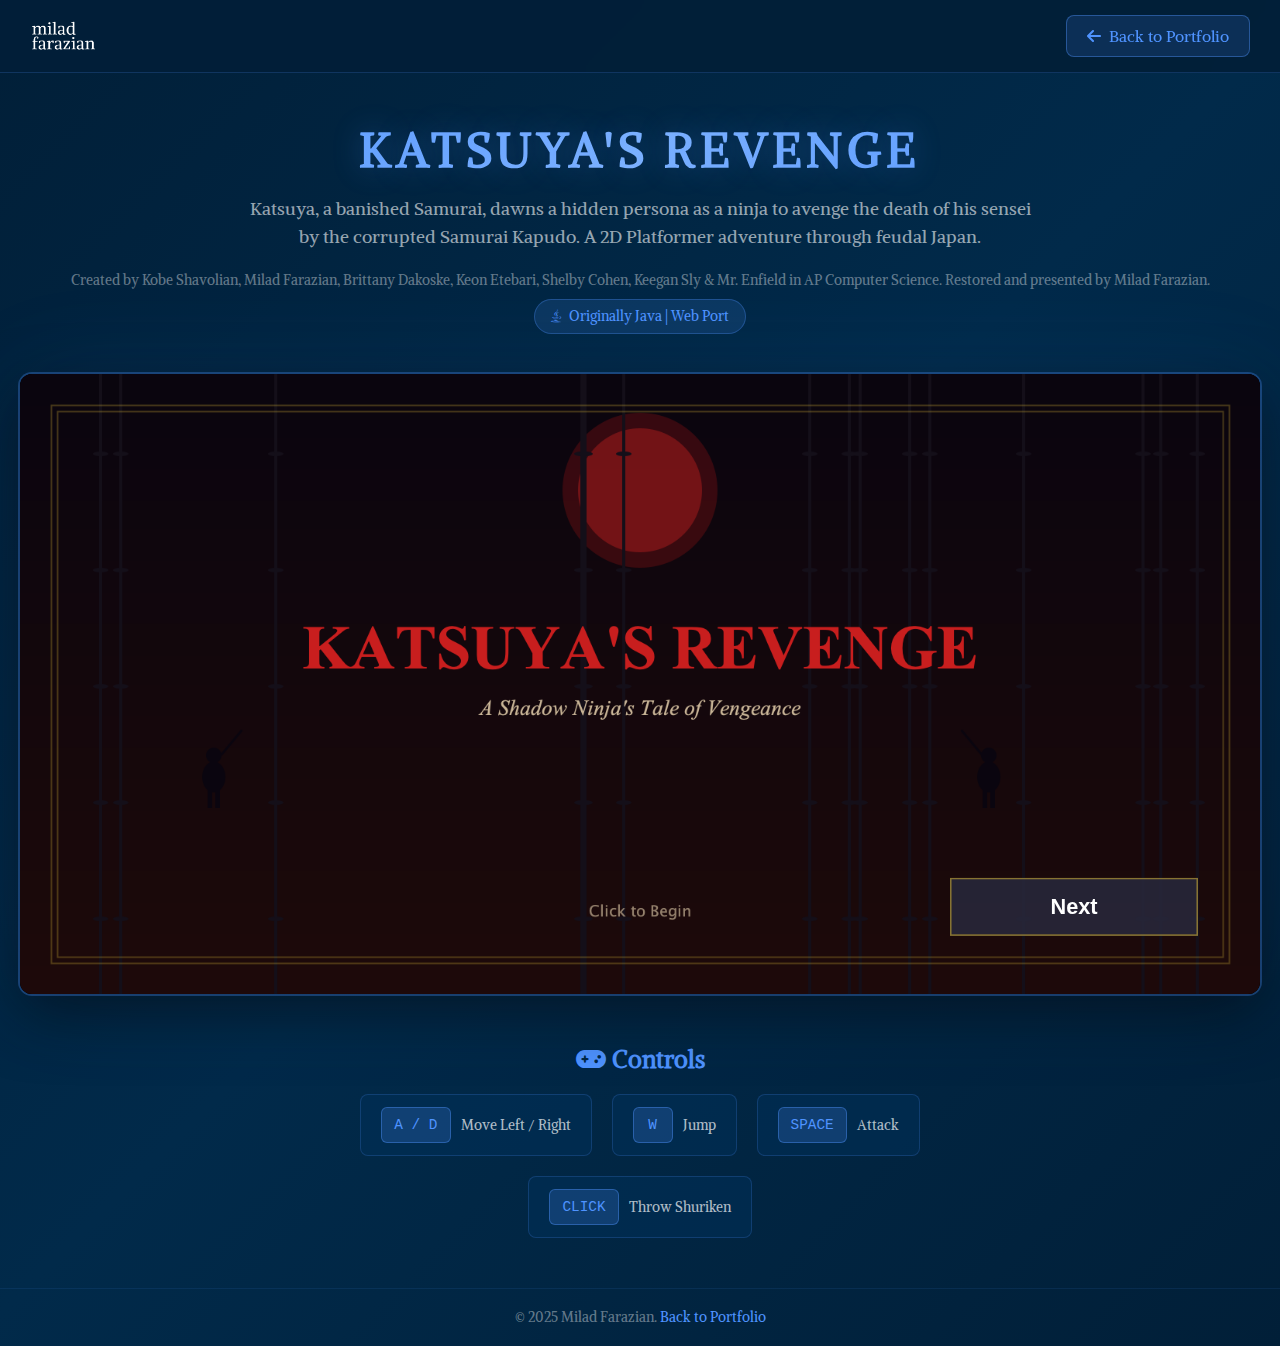
<file: katsuya.html>
<!DOCTYPE html>
<html lang="en">
<head>
    <meta charset="UTF-8">
    <meta name="viewport" content="width=device-width, initial-scale=1.0">
    <meta name="description" content="Katsuya's Revenge - A 2D Platformer Game">
    <title>Katsuya's Revenge | Milad Farazian</title>
    <link rel="icon" href="images/faveicon.png" type="image/png">
    <link href="https://cdnjs.cloudflare.com/ajax/libs/font-awesome/6.4.0/css/all.min.css" rel="stylesheet">
    <style>
        /* Define the Alike font */
        @font-face {
            font-family: 'Alike';
            src: url('css/fonts/Alike.ttf') format('truetype');
            font-weight: normal;
            font-style: normal;
        }

        * {
            margin: 0;
            padding: 0;
            box-sizing: border-box;
        }

        body {
            background: linear-gradient(135deg, #011f38 0%, #012a4a 50%, #011f38 100%);
            min-height: 100vh;
            font-family: 'Alike', sans-serif;
            color: #fff;
            overflow-x: hidden;
        }

        /* Header */
        header {
            position: fixed;
            top: 0;
            left: 0;
            right: 0;
            z-index: 1000;
            padding: 15px 30px;
            background: rgba(1, 31, 56, 0.95);
            backdrop-filter: blur(10px);
            border-bottom: 1px solid rgba(79, 147, 255, 0.2);
            display: flex;
            justify-content: space-between;
            align-items: center;
        }

        .logo a {
            display: flex;
            align-items: center;
            text-decoration: none;
        }

        .logo img {
            height: 40px;
        }

        .back-btn {
            display: inline-flex;
            align-items: center;
            gap: 8px;
            padding: 10px 20px;
            background: rgba(79, 147, 255, 0.15);
            border: 1px solid rgba(79, 147, 255, 0.4);
            color: #4f93ff;
            text-decoration: none;
            border-radius: 8px;
            font-weight: 500;
            transition: all 0.3s ease;
        }

        .back-btn:hover {
            background: rgba(79, 147, 255, 0.25);
            border-color: rgba(79, 147, 255, 0.6);
            transform: translateX(-5px);
        }

        /* Main Content */
        main {
            padding-top: 80px;
            min-height: 100vh;
            display: flex;
            flex-direction: column;
        }

        /* Game Info Section */
        .game-info {
            text-align: center;
            padding: 40px 20px 20px;
        }

        .game-title {
            font-size: 3rem;
            font-weight: bold;
            background: linear-gradient(135deg, #4f93ff 0%, #7eb3ff 50%, #4f93ff 100%);
            -webkit-background-clip: text;
            background-clip: text;
            -webkit-text-fill-color: transparent;
            text-shadow: 0 0 30px rgba(79, 147, 255, 0.3);
            margin-bottom: 15px;
            letter-spacing: 0.1em;
        }

        .game-subtitle {
            font-size: 1.1rem;
            color: rgba(255, 255, 255, 0.6);
            max-width: 800px;
            margin: 0 auto 20px;
            line-height: 1.6;
        }

        .game-credits {
            font-size: 0.9rem;
            color: rgba(255, 255, 255, 0.4);
            margin-bottom: 10px;
        }

        .game-tech {
            display: inline-flex;
            align-items: center;
            gap: 8px;
            padding: 8px 16px;
            background: rgba(79, 147, 255, 0.15);
            border: 1px solid rgba(79, 147, 255, 0.3);
            border-radius: 20px;
            font-size: 0.85rem;
            color: #4f93ff;
        }

        /* Game Container */
        .game-wrapper {
            flex: 1;
            display: flex;
            justify-content: center;
            align-items: center;
            padding: 20px;
        }

        .game-container {
            position: relative;
            width: 100%;
            max-width: 1600px;
            aspect-ratio: 2 / 1;
            background: #000;
            border-radius: 12px;
            overflow: hidden;
            box-shadow:
                0 0 0 2px rgba(79, 147, 255, 0.3),
                0 20px 60px rgba(0, 0, 0, 0.5),
                0 0 100px rgba(79, 147, 255, 0.1);
        }

        .game-container iframe {
            width: 100%;
            height: 100%;
            border: none;
        }

        /* Controls Info */
        .controls-section {
            padding: 30px 20px 50px;
            text-align: center;
        }

        .controls-title {
            font-size: 1.5rem;
            color: #4f93ff;
            margin-bottom: 20px;
        }

        .controls-grid {
            display: flex;
            flex-wrap: wrap;
            justify-content: center;
            gap: 20px;
            max-width: 800px;
            margin: 0 auto;
        }

        .control-item {
            display: flex;
            align-items: center;
            gap: 10px;
            padding: 12px 20px;
            background: rgba(0, 48, 90, 0.5);
            border: 1px solid rgba(79, 147, 255, 0.2);
            border-radius: 8px;
        }

        .control-key {
            display: inline-flex;
            align-items: center;
            justify-content: center;
            min-width: 40px;
            height: 36px;
            padding: 0 12px;
            background: rgba(79, 147, 255, 0.2);
            border: 1px solid rgba(79, 147, 255, 0.4);
            border-radius: 6px;
            font-family: monospace;
            font-size: 0.9rem;
            color: #4f93ff;
        }

        .control-action {
            color: rgba(255, 255, 255, 0.7);
            font-size: 0.9rem;
        }

        /* Footer */
        footer {
            text-align: center;
            padding: 20px;
            border-top: 1px solid rgba(79, 147, 255, 0.1);
            color: rgba(255, 255, 255, 0.4);
            font-size: 0.85rem;
        }

        footer a {
            color: #4f93ff;
            text-decoration: none;
        }

        footer a:hover {
            text-decoration: underline;
        }

        /* Responsive */
        @media (max-width: 768px) {
            .game-title {
                font-size: 2rem;
            }

            .game-subtitle {
                font-size: 0.95rem;
            }

            .game-container {
                border-radius: 8px;
            }

            .controls-grid {
                flex-direction: column;
                align-items: center;
            }

            header {
                padding: 10px 15px;
            }

            .logo img {
                height: 30px;
            }

            .back-btn {
                padding: 8px 15px;
                font-size: 0.9rem;
            }
        }

        /* Fullscreen notice */
        .fullscreen-notice {
            display: none;
            position: fixed;
            bottom: 20px;
            left: 50%;
            transform: translateX(-50%);
            padding: 12px 24px;
            background: rgba(79, 147, 255, 0.9);
            color: #fff;
            border-radius: 8px;
            font-weight: 500;
            z-index: 100;
        }

        @media (max-width: 1024px) {
            .fullscreen-notice {
                display: block;
            }
        }
    </style>
</head>
<body>
    <header>
        <div class="logo">
            <a href="index.html"><img src="images/Milad_White.png" alt="Logo"></a>
        </div>
        <a href="index.html#projects" class="back-btn">
            <i class="fas fa-arrow-left"></i> Back to Portfolio
        </a>
    </header>

    <main>
        <section class="game-info">
            <h1 class="game-title">KATSUYA'S REVENGE</h1>
            <p class="game-subtitle">
                Katsuya, a banished Samurai, dawns a hidden persona as a ninja to avenge the death of his sensei
                by the corrupted Samurai Kapudo. A 2D Platformer adventure through feudal Japan.
            </p>
            <p class="game-credits">
                Created by Kobe Shavolian, Milad Farazian, Brittany Dakoske, Keon Etebari, Shelby Cohen,
                Keegan Sly & Mr. Enfield in AP Computer Science. Restored and presented by Milad Farazian.
            </p>
            <span class="game-tech">
                <i class="fab fa-java"></i> Originally Java | Web Port
            </span>
        </section>

        <div class="game-wrapper">
            <div class="game-container">
                <iframe src="web/index.html" allowfullscreen></iframe>
            </div>
        </div>

        <section class="controls-section">
            <h2 class="controls-title"><i class="fas fa-gamepad"></i> Controls</h2>
            <div class="controls-grid">
                <div class="control-item">
                    <span class="control-key">A / D</span>
                    <span class="control-action">Move Left / Right</span>
                </div>
                <div class="control-item">
                    <span class="control-key">W</span>
                    <span class="control-action">Jump</span>
                </div>
                <div class="control-item">
                    <span class="control-key">SPACE</span>
                    <span class="control-action">Attack</span>
                </div>
                <div class="control-item">
                    <span class="control-key">CLICK</span>
                    <span class="control-action">Throw Shuriken</span>
                </div>
            </div>
        </section>
    </main>

    <footer>
        <p>&copy; 2025 Milad Farazian. <a href="index.html">Back to Portfolio</a></p>
    </footer>

    <div class="fullscreen-notice">
        <i class="fas fa-expand"></i> For best experience, play on desktop
    </div>
</body>
</html>
</file>
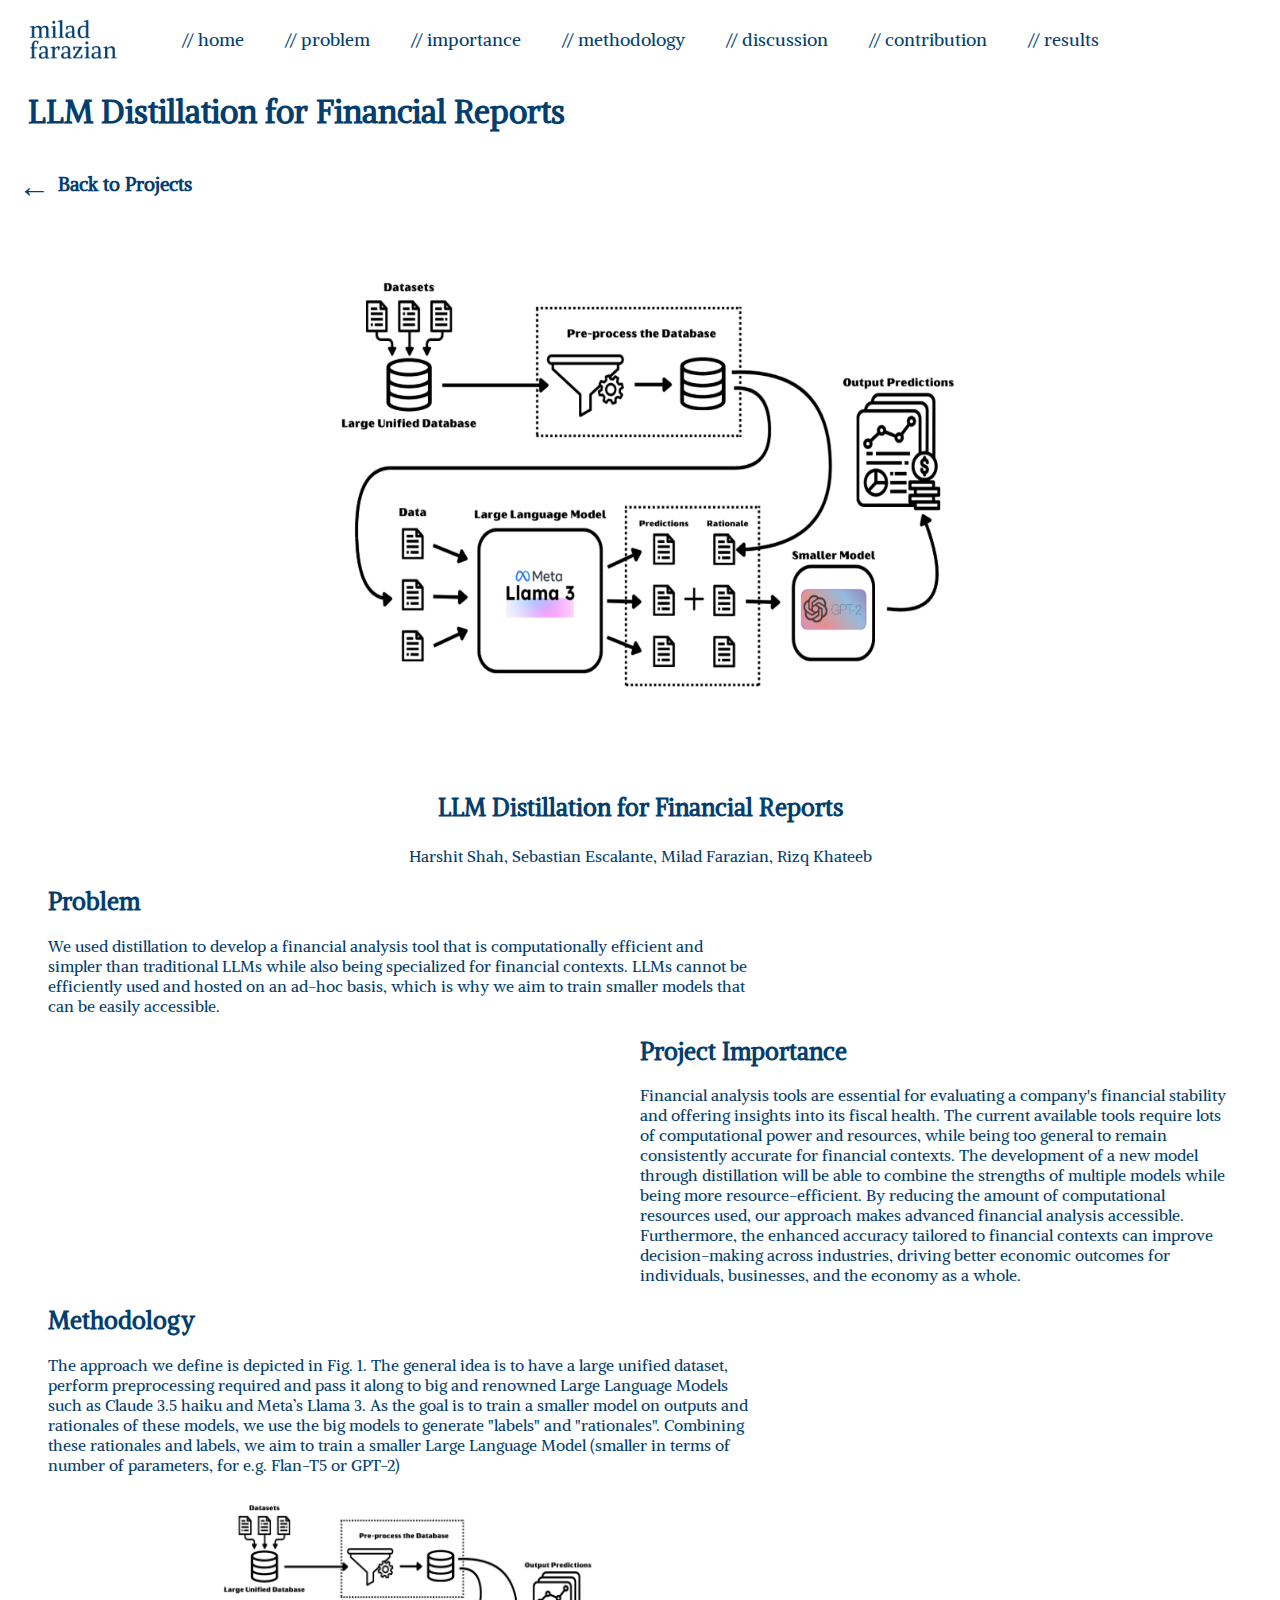
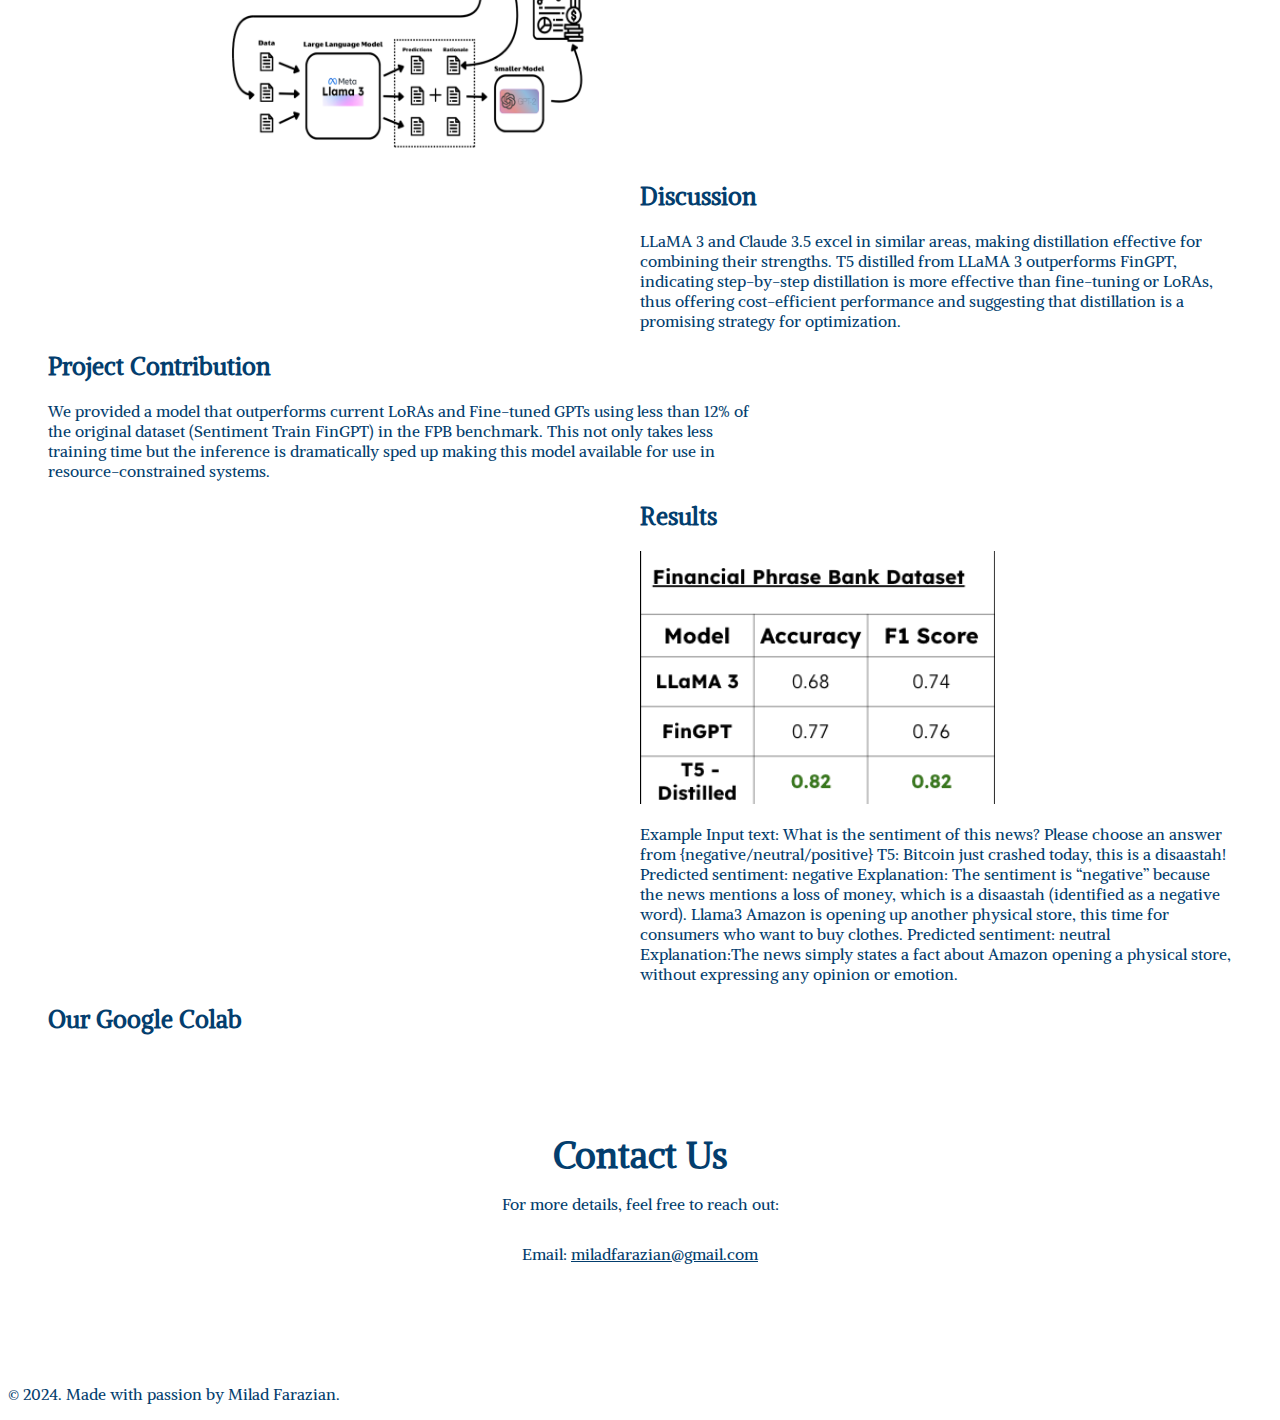
<file: llm-distillation.html>
<!DOCTYPE html>
<html id="lmbis-html" lang="en">
<head>
  <meta charset="UTF-8">
  <meta name="viewport" content="width=device-width, initial-scale=1.0">
  <meta name="description" content="LMBiS-Net Implementation">
  <title>LLM Distillation for Financial Reports</title>
  <link rel="stylesheet" href="css/styles.css">
  <link rel="icon" href="images/faveicon_dark.png" type="image/png">
</head>
<body>
    <header>
        <nav class="navbar">
            <div class="navbar-container">
                <div class="logo">
                    <a href="index.html"><img src="images/milad_navy.png" alt="Logo" /></a>
                </div>
                <ul class="nav-links">
                    <li><a href="#">// home</a></li>
                    <li><a href="#problem">// problem</a></li>
                    <li><a href="#importance">// importance</a></li>
                    <li><a href="#methodology">// methodology</a></li>
                    <li><a href="#discussion">// discussion</a></li>
                    <li><a href="#contribution">// contribution</a></li>
                    <li><a href="#results">// results</a></li>
                </ul>
            </div>
        </nav>
    </header>

    <h1 id="lmbis-title">LLM Distillation for Financial Reports</h1>

    <a class="modal-close" href="index.html#projects">
        <span class="arrow">←</span> <span class="back">Back to Projects</span>
    </a>

    <div class="lmbis-net-body">
        <section id="hero">
            <div class="hero-container"> 
                <img src="images/llm_mapping.png" alt="lmbis" class="lmbis" />
                <h3 id="lmbis-subtitle">LLM Distillation for Financial Reports</h3>
                <p>Harshit Shah, Sebastian Escalante, Milad Farazian, Rizq Khateeb</p>
            </div>
        </section>
        
        <section id="problem" class="lmbis-left">
            <h2>Problem</h2>
            <p>We used distillation to develop a financial analysis tool that is computationally efficient and simpler than traditional LLMs while also being specialized for financial contexts. LLMs cannot be efficiently used and hosted on an ad-hoc basis, which is why we aim to train smaller models that can be easily accessible.
            </p>
        </section>
        
        <section id="importance" class="lmbis-right">
            <h2>Project Importance</h2>
            <p>Financial analysis tools are essential for evaluating a company's financial stability and offering insights into its fiscal health. The current available tools require lots of computational power and resources, while being too general to remain consistently accurate for financial contexts. The development of a new model through distillation will be able to combine the strengths of multiple models while being more resource-efficient. By reducing the amount of computational resources used, our approach makes advanced financial analysis accessible. Furthermore, the enhanced accuracy tailored to financial contexts can improve decision-making across industries, driving better economic outcomes for individuals, businesses, and the economy as a whole.</p>
        </section>
        
        <section id="methodology" class="lmbis-left">
            <h2>Methodology</h2>
            <p>The approach we define is depicted in Fig. 1. The general idea is to have a large unified dataset, perform preprocessing required and pass it along to big and renowned Large Language Models such as Claude 3.5 haiku and Meta’s Llama 3. As the goal is to train a smaller model on outputs and rationales of these models, we use the big models to generate "labels" and "rationales". Combining these rationales and labels, we aim to train a smaller Large Language Model (smaller in terms of number of parameters, for e.g. Flan-T5 or GPT-2)</p>
            <img src="images/llm_mapping.png" alt="lmbis" class="lmbis" />
        </section>
        
        <section id="discussion" class="lmbis-right">
            <h2>Discussion</h2>
            <p>LLaMA 3 and Claude 3.5 excel in similar areas, making distillation effective for combining their strengths. T5 distilled from LLaMA 3 outperforms FinGPT, indicating step-by-step distillation is more effective than fine-tuning or LoRAs, thus offering cost-efficient performance and suggesting that distillation is a promising strategy for optimization.</p>
        </section>
        
        <section id="contribution" class="lmbis-left">
            <h2>Project Contribution</h2>
            <p>We provided a model that outperforms current LoRAs and Fine-tuned GPTs using less than 12% of the original dataset (Sentiment Train FinGPT) in the FPB benchmark. This not only takes less training time but the inference is dramatically sped up making this model available for use in resource-constrained systems.</p>
        </section>
        
        <section id="results" class="lmbis-right">
            <h2>Results</h2>
            <div class="results-container">
                <img src="images/llm_results.png" alt="Results Comparison" class="results-image" />
                <p> <span styles="font-weight: bold;">Example</span>
                    Input text: What is the sentiment of this news? Please choose an answer from {negative/neutral/positive}
                    <span styles="font-weight: bold;">T5:</span>
                    Bitcoin just crashed today, this is a disaastah!
                    Predicted sentiment: negative
                    Explanation: The sentiment is “negative” because the news mentions a loss of money, which is a disaastah (identified as a negative word).
                    <span styles="font-weight: bold;">Llama3</span>
                    Amazon is opening up another physical store, this time for consumers who want to buy clothes.
                    Predicted sentiment: neutral
                    Explanation:The news simply states a fact about Amazon opening a physical store, without expressing any opinion or emotion. 
                </p>
            </div>
        </section>

        <section id="colab">
            <h2>Our Google Colab</h2>
            <script src="https://gist.github.com/MiladFarazian/3745fa988c5a3ae0fd7a4da82b956e56.js"></script>
        </section>
        
        <section id="contact">
            <h2>Contact Us</h2>
            <p>For more details, feel free to reach out:</p>
            <p>Email: <a href="mailto:miladfarazian@gmail.com">miladfarazian@gmail.com</a></p>
        </section>
    </div>
    
    <footer>
        <p>&copy; 2024. Made with passion by Milad Farazian.</p>
    </footer>
</body>
</html>
</file>
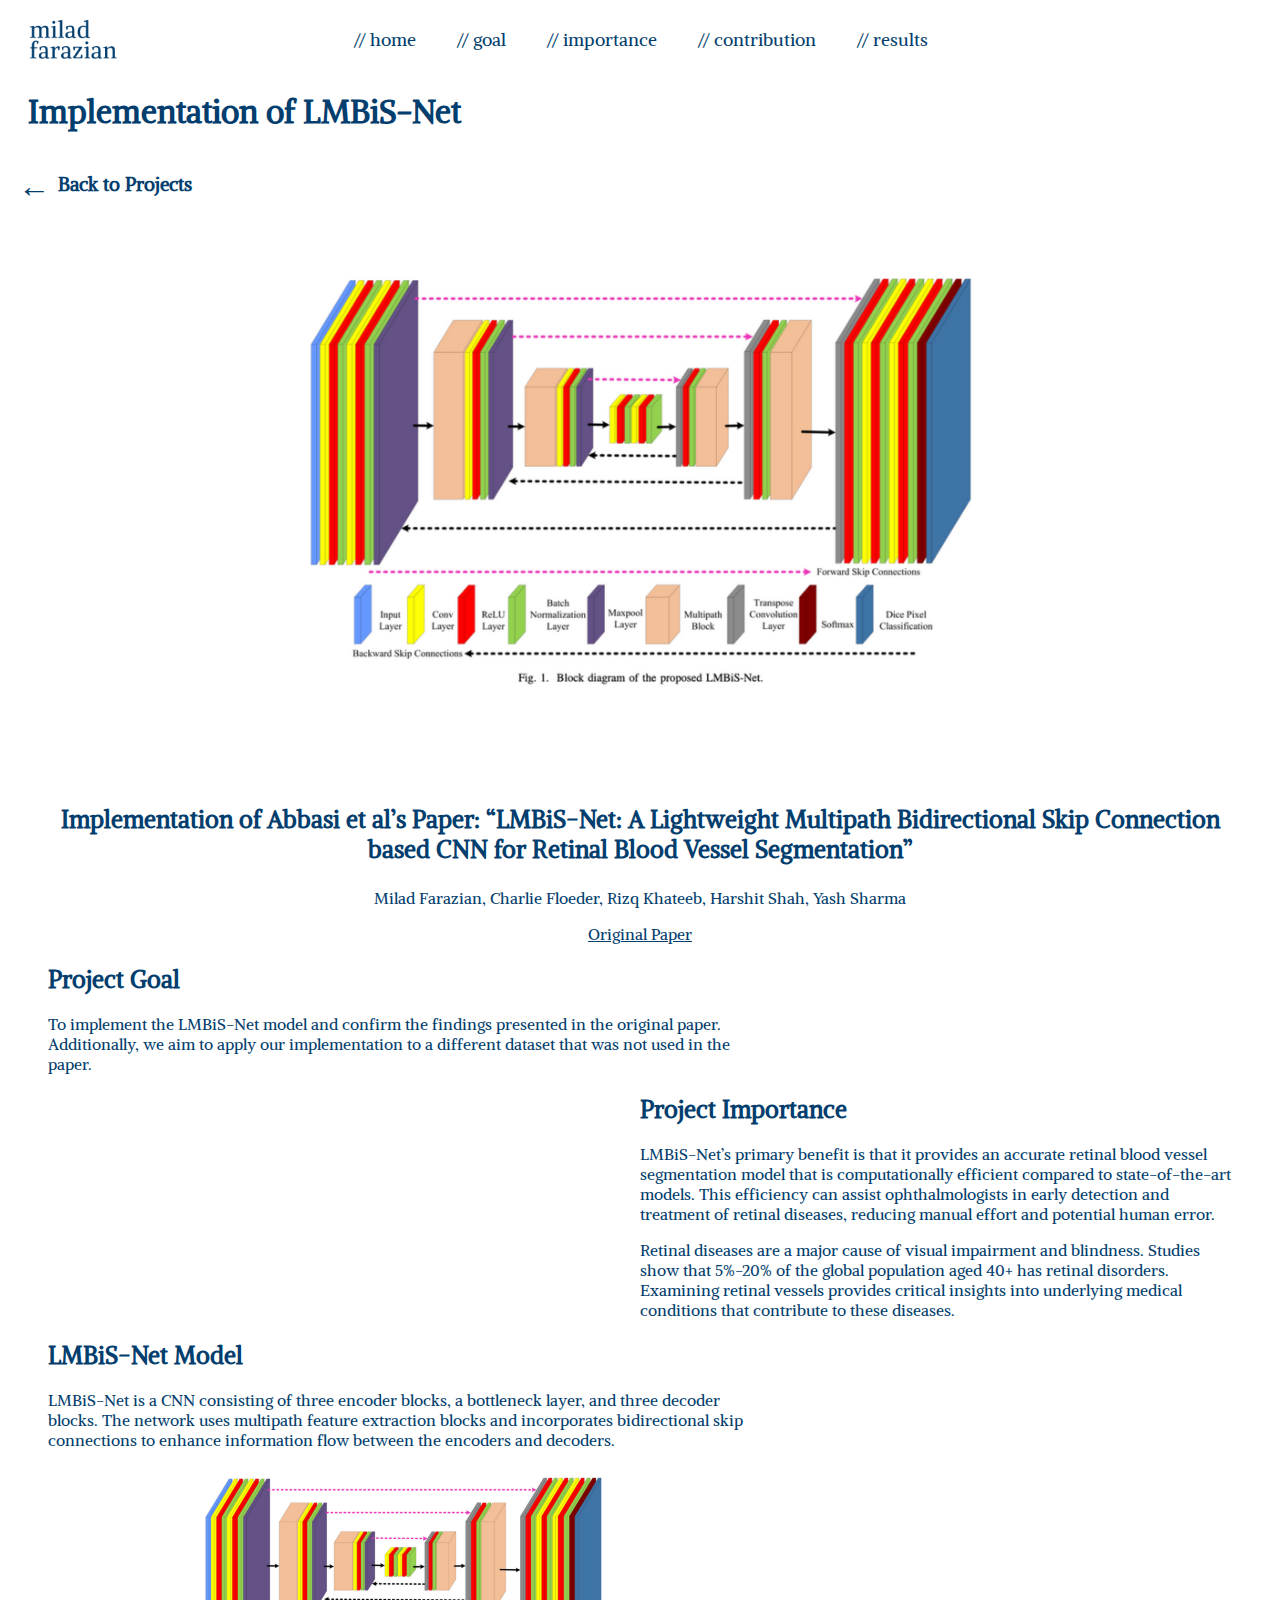
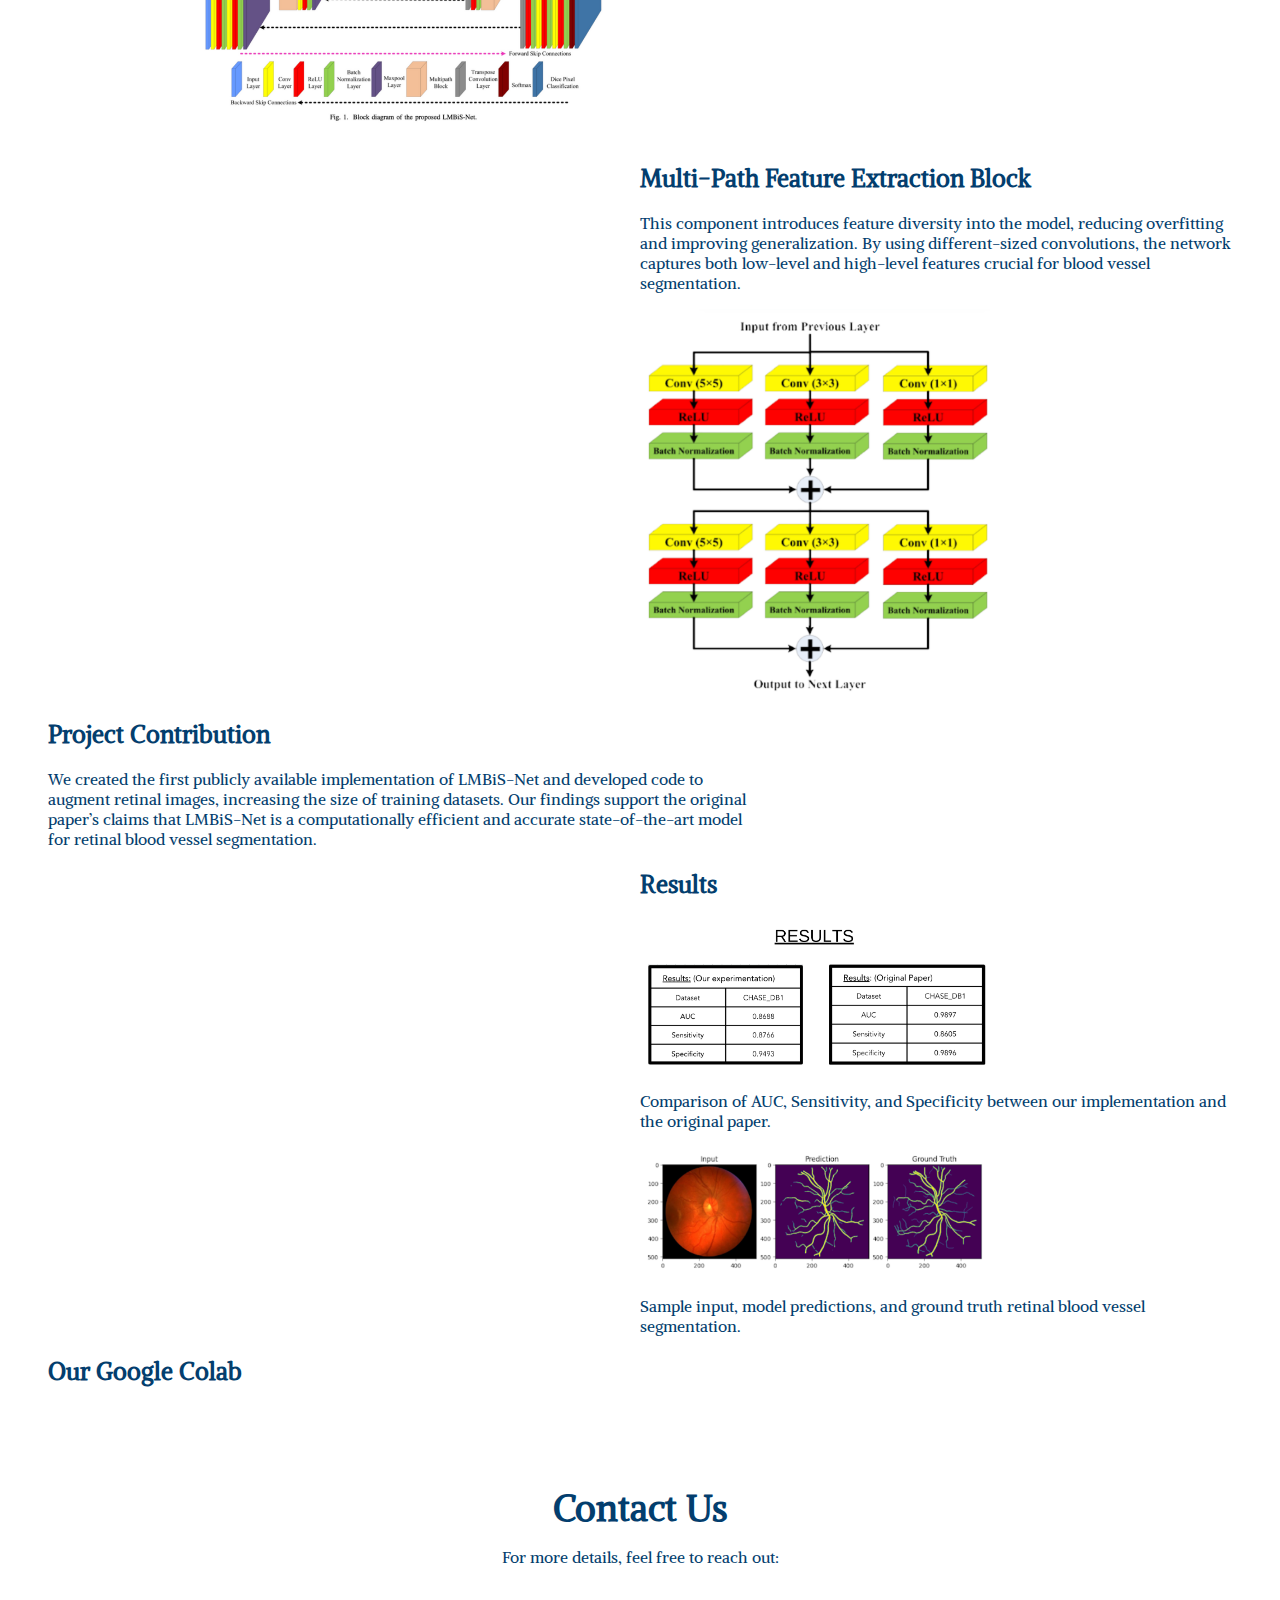
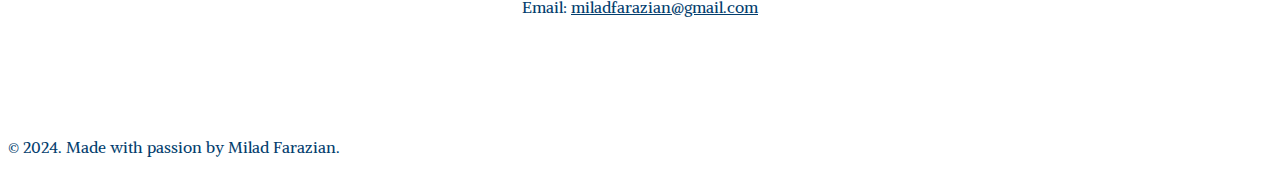
<file: lmbis-net.html>
<!DOCTYPE html>
<html id="lmbis-html" lang="en">
<head>
  <meta charset="UTF-8">
  <meta name="viewport" content="width=device-width, initial-scale=1.0">
  <meta name="description" content="LMBiS-Net Implementation">
  <title>LMBiS-Net Implementation</title>
  <link rel="stylesheet" href="css/styles.css">
  <link rel="icon" href="images/faveicon_dark.png" type="image/png">
</head>
<body>
    <header>
        <nav class="navbar">
            <div class="navbar-container">
                <div class="logo">
                    <a href="index.html"><img src="images/milad_navy.png" alt="Logo" /></a>
                </div>
                <ul class="nav-links">
                    <li><a href="#">// home</a></li>
                    <li><a href="#goal">// goal</a></li>
                    <li><a href="#importance">// importance</a></li>
                    <li><a href="#contribution">// contribution</a></li>
                    <li><a href="#results">// results</a></li>
                </ul>
            </div>
        </nav>
    </header>

    <h1 id="lmbis-title">Implementation of LMBiS-Net</h1>

    <a class="modal-close" href="index.html#projects">
        <span class="arrow">←</span> <span class="back">Back to Projects</span>
    </a>

    <div class="lmbis-net-body">
        <section id="hero">
            <div class="hero-container"> 
                <img src="images/LMBiS.png" alt="lmbis" class="lmbis" />
                <h3 id="lmbis-subtitle">Implementation of Abbasi et al’s Paper: “LMBiS-Net: A Lightweight Multipath ​Bidirectional Skip Connection based CNN for Retinal Blood Vessel Segmentation”</h3>
                <p>Milad Farazian, Charlie Floeder, Rizq Khateeb, Harshit Shah, Yash Sharma</p>
                <a href="https://arxiv.org/pdf/2309.04968" target="_blank">Original Paper</a>
            </div>
        </section>
        
        <section id="goal" class="lmbis-left">
            <h2>Project Goal</h2>
            <p>To implement the LMBiS-Net model and confirm the findings presented in the original paper. Additionally, we aim to apply our implementation to a different dataset that was not used in the paper.</p>
        </section>
        
        <section id="importance" class="lmbis-right">
            <h2>Project Importance</h2>
            <p>LMBiS-Net’s primary benefit is that it provides an accurate retinal blood vessel segmentation model that is computationally efficient compared to state-of-the-art models. This efficiency can assist ophthalmologists in early detection and treatment of retinal diseases, reducing manual effort and potential human error.</p>
            <p>Retinal diseases are a major cause of visual impairment and blindness. Studies show that 5%-20% of the global population aged 40+ has retinal disorders. Examining retinal vessels provides critical insights into underlying medical conditions that contribute to these diseases.</p>
        </section>
        
        <section id="lmbis" class="lmbis-left">
            <h2>LMBiS-Net Model</h2>
            <p>LMBiS-Net is a CNN consisting of three encoder blocks, a bottleneck layer, and three decoder blocks. The network uses multipath feature extraction blocks and incorporates bidirectional skip connections to enhance information flow between the encoders and decoders.</p>
            <img src="images/LMBiS.png" alt="lmbis" class="lmbis" />
        </section>
        
        <section id="features" class="lmbis-right">
            <h2>Multi-Path Feature Extraction Block</h2>
            <p>This component introduces feature diversity into the model, reducing overfitting and improving generalization. By using different-sized convolutions, the network captures both low-level and high-level features crucial for blood vessel segmentation.</p>
            <img src="images/multipath.png" alt="Multipath-Feature Extraction Block" class="multipath" />
        </section>
        
        <section id="contribution" class="lmbis-left">
            <h2>Project Contribution</h2>
            <p>We created the first publicly available implementation of LMBiS-Net and developed code to augment retinal images, increasing the size of training datasets. Our findings support the original paper’s claims that LMBiS-Net is a computationally efficient and accurate state-of-the-art model for retinal blood vessel segmentation.</p>
        </section>
        
        <section id="results" class="lmbis-right">
            <h2>Results</h2>
            <div class="results-container">
                <img src="images/results_comparison.png" alt="Results Comparison" class="results-image" />
                <p>Comparison of AUC, Sensitivity, and Specificity between our implementation and the original paper.</p>
                <img src="images/predictions.png" alt="Model Predictions" class="results-image" />
                <p>Sample input, model predictions, and ground truth retinal blood vessel segmentation.</p>
            </div>
        </section>

        <section id="colab">
            <h2>Our Google Colab</h2>
            <script src="https://gist.github.com/MiladFarazian/3745fa988c5a3ae0fd7a4da82b956e56.js"></script>
        </section>
        
        <section id="contact">
            <h2>Contact Us</h2>
            <p>For more details, feel free to reach out:</p>
            <p>Email: <a href="mailto:miladfarazian@gmail.com">miladfarazian@gmail.com</a></p>
        </section>
    </div>
    
    <footer>
        <p>&copy; 2024. Made with passion by Milad Farazian.</p>
    </footer>
</body>
</html>
</file>
<file: css/creativestyles.css>
html {
    scroll-behavior: smooth; /* Enables smooth scrolling */
    background-color: #3f0600;
}

/* Define the Alike font */
@font-face {
    font-family: 'Alike';
    src: url('fonts/Alike.ttf') format('truetype');
    font-weight: normal;
    font-style: normal;
}

body {
    background-color: transparent;
    color: white;
    cursor: url('../images/cursor.svg') 4 4, pointer;
    font-family: 'Alike', sans-serif;
    overflow-x: hidden;
}

/* Darken cursor on hover */
body:hover {
    cursor: url('../images/cursor.svg') 4 4, pointer; /* Darker cursor when hovered */
}

/* Logo styling */
.logo img {
    width: 90px;
    height: auto;
}

/* Logo positioning */
.logo {
    position: absolute;
    left: 20px;
    top:5px;
}

/* Style for the navbar */
.navbar {
    display: flex;
    justify-content: center;
    align-items: center;
    width: 100%;
    padding: 20px 20px;
    box-sizing: border-box;
    position: relative;
    z-index: 10;
    background-color: transparent;
    transition: transform 0.3s ease, background-color 0.3s ease; /* Smooth transition for transform */
}

/* Navigation links styling */
.nav-links {
    list-style-type: none;
    display: flex;
    justify-content: center;
    padding: 0;
    margin: 0;
}

.nav-links li {
    padding: 0px 20px;
    position: relative;
    transition: opacity 0.3s ease, color 0.3s ease;
}

/* Default state of nav links */
.nav-links li a {
    text-decoration: none;
    color: white; /* Default: all items white */
    font-size: 18px;
    transition: color 0.3s ease;
}

/* Hover effect: The hovered item stays white */
.nav-links li.inactive a {
    color: gray; /* Non-hovered items turn gray */
}

/* When an item is hovered, we turn it white and keep the rest gray */
.nav-links li:hover a {
    color: white; /* The hovered item turns white */
}

/* Add numbers above each navbar item */
.nav-links li::before {
    content: attr(data-index); /* Use data-index value */
    position: absolute;
    top: -15px; /* Adjust position of the number */
    right: 5px;
    transform: translateX(-50%);
    font-size: 12px;
    color: white; /* Default: gray color for numbers */
    transition: color 0.3s ease;
    padding: 2px 5px;
    border-radius: 50%; /* Optional: make it circular */
}

.nav-links li.inactive::before {
    color: gray;
}

/* Hover effect: The hovered number turns white */
.nav-links li:hover::before {
    color: white; /* The hovered number turns white */
}

/* Fixed state of navbar */
.navbar.fixed {
    position: fixed;
    top: 0; /* Make the navbar stick to the top of the page */
    left: 0;
    right: 0;
    padding: 20px 20px;
    z-index: 1000; /* Ensure it's above other content */
    background-color: rgba(0, 34, 63, 0.8); /* Optional: background color when fixed */
    transform: translateY(0px); /* Smoothly move it to the top */
}

/* Hide the logo when navbar is fixed */
.navbar.fixed .logo {
    opacity: 0
}

 /* Hamburger Menu (Hidden by Default) */
.menu-toggle {
    display: none; /* Hidden on desktop */
    align-items: center;
    justify-content: center;
    cursor: pointer;
    width: 40px;
    height: 40px;
    background-color: #333;
    border-radius: 5px;
  }
  
  .menu-toggle .hamburger {
    width: 25px;
    height: 3px;
    background-color: white;
    position: relative;
  }
  
  .menu-toggle .hamburger::before,
  .menu-toggle .hamburger::after {
    content: "";
    width: 25px;
    height: 3px;
    background-color: white;
    position: absolute;
    left: 0;
  }
  
  .menu-toggle .hamburger::before {
    top: -8px;
  }
  
  .menu-toggle .hamburger::after {
    top: 8px;
  }
  
  /* Dropdown Menu (Hidden by Default) */
  .dropdown-menu {
    position: fixed;
    top: 0;
    left: 0;
    width: 100%;
    height: 100vh;
    background-color: #f0f0f0; /* Light background */
    display: none; /* Hidden initially */
    flex-direction: column;
    justify-content: center;
    align-items: center;
    z-index: 999;
    transform: translateY(-100%);
    transition: transform 0.3s ease-in-out;
  }
  
  .dropdown-menu.show {
    display: flex; /* Show the dropdown menu */
    transform: translateY(0);
  }
  
  .dropdown-menu ul {
    list-style: none;
    padding: 0;
  }
  
  .dropdown-menu ul li {
    margin: 15px 0;
  }
  
  .dropdown-menu ul li a {
    font-size: 20px;
    font-weight: bold;
    color: #3f0600;
    text-decoration: none;
  }
  
  .dropdown-menu .dropdown-footer {
    margin-top: 50px;
    font-size: 14px;
    color: #555;
    text-align: center;
  }
  
  /* Close Button */
  .dropdown-menu .close-btn {
    position: absolute;
    top: 20px;
    right: 20px;
    font-size: 24px;
    background: none;
    border: none;
    cursor: pointer;
    color: #121212;
  }
  
  /* Responsive Styles */
  @media (max-width: 768px) {
    .nav-links {
      display: none !important; /* Hide navbar links on smaller screens */
    }
  
    .menu-toggle {
      display: flex; /* Show hamburger menu on mobile */
    }
  
    .dropdown-menu {
      display: flex; /* Ensure dropdown menu is usable */
    }
  }

  .home-logo {
    max-width: 1000px; /* Restrict logo width */
    width: 100%; /* Keep responsive */
    display: block; /* Remove extra space */
    margin: 0 auto; /* Center logo */
    position: relative;
    top: 50px;
}
</file>
<file: css/styles.css>
html {
    scroll-behavior: smooth; /* Enables smooth scrolling */
    background-color: #011f38;
}

/* Define the Alike font */
@font-face {
    font-family: 'Alike';
    src: url('fonts/Alike.ttf') format('truetype');
    font-weight: normal;
    font-style: normal;
}

body {
    background-color: transparent;
    color: white;
    cursor: url('../images/cursor.svg') 4 4, pointer;
    font-family: 'Alike', sans-serif;
    overflow-x: hidden;
}

/* Darken cursor on hover */
body:hover {
    cursor: url('../images/cursor.svg') 4 4, pointer; /* Darker cursor when hovered */
}

/* Logo styling */
.logo img {
    width: 90px;
    height: auto;
}

/* Logo positioning */
.logo {
    position: absolute;
    left: 20px;
    top:5px;
}

/* Style for the navbar */
.navbar {
    display: flex;
    justify-content: center;
    align-items: center;
    width: 100%;
    padding: 20px 20px;
    box-sizing: border-box;
    position: relative;
    z-index: 10;
    background-color: transparent;
    transition: transform 0.3s ease, background-color 0.3s ease; /* Smooth transition for transform */
}

/* Navigation links styling */
.nav-links {
    list-style-type: none;
    display: flex;
    justify-content: center;
    padding: 0;
    margin: 0;
}

.nav-links li {
    padding: 0px 20px;
    position: relative;
    transition: opacity 0.3s ease, color 0.3s ease;
}

/* Default state of nav links */
.nav-links li a {
    text-decoration: none;
    color: white; /* Default: all items white */
    font-size: 18px;
    transition: color 0.3s ease;
}

/* Hover effect: The hovered item stays white */
.nav-links li.inactive a {
    color: gray; /* Non-hovered items turn gray */
}

/* When an item is hovered, we turn it white and keep the rest gray */
.nav-links li:hover a {
    color: white; /* The hovered item turns white */
}

/* Add numbers above each navbar item */
.nav-links li::before {
    content: attr(data-index); /* Use data-index value */
    position: absolute;
    top: -15px; /* Adjust position of the number */
    right: 5px;
    transform: translateX(-50%);
    font-size: 12px;
    color: white; /* Default: gray color for numbers */
    transition: color 0.3s ease;
    padding: 2px 5px;
    border-radius: 50%; /* Optional: make it circular */
}

.nav-links li.inactive::before {
    color: gray;
}

/* Hover effect: The hovered number turns white */
.nav-links li:hover::before {
    color: white; /* The hovered number turns white */
}

/* Fixed state of navbar */
.navbar.fixed {
    position: fixed;
    top: 0; /* Make the navbar stick to the top of the page */
    left: 0;
    right: 0;
    padding: 20px 20px;
    z-index: 1000; /* Ensure it's above other content */
    background-color: rgba(0, 34, 63, 0.8); /* Optional: background color when fixed */
    transform: translateY(0px); /* Smoothly move it to the top */
}

/* Hide the logo when navbar is fixed */
.navbar.fixed .logo {
    opacity: 0
}



.home-video {
    max-width: 100%;
    z-index: -1;
  
    /* Apply a gradient mask */
    -webkit-mask-image: linear-gradient(to bottom, rgba(0, 0, 0, 0.2) 80%, rgba(0, 0, 0, 0) 100%);
    -webkit-mask-size: 100% 100%;
    -webkit-mask-repeat: no-repeat;
  
    mask-image: linear-gradient(to bottom, rgba(0, 0, 0, 0.2) 80%, rgba(0, 0, 0, 0) 100%);
    mask-size: 100% 100%;
    mask-repeat: no-repeat;
  }

  /* Overlay Content */
  .home-overlay {
    position: absolute;
    top: 50%; /* Center overlay */
    left: 50%;
    transform: translate(-50%, -50%); /* Perfectly centers it */
    text-align: center;
    z-index: 2;
    width: 100%; /* Ensure it's contained */
}

.home-logo {
    max-width: 50%; /* Ensure both images are the same width */
    height: auto; /* Maintain aspect ratio */
    display: block; /* Prevent inline spacing issues */
    transition: top 0.3s ease-in-out; /* Smooth movement */
    position: relative; /* Allows movement using 'top' */
    margin: 0 auto; /* Center alignment */
}

/* Hamburger Menu (Hidden by Default) */
.menu-toggle {
  display: none; /* Hide by default (for desktop) */
  position: absolute;
  right: 30px; /* Align to the right */
  top: 30px; /* Position properly */
  cursor: pointer;
}

/* Show the menu-toggle only on mobile */
@media (max-width: 768px) {
  .menu-toggle {
      display: flex; /* Make it visible */
      align-items: center;
      justify-content: flex-end;
  }
}
  
  .menu-toggle .hamburger {
    width: 25px;
    height: 3px;
    background-color: white;
    position: relative;
  }
  
  .menu-toggle .hamburger::before,
  .menu-toggle .hamburger::after {
    content: "";
    width: 25px;
    height: 3px;
    background-color: white;
    position: absolute;
    left: 0;
  }
  
  .menu-toggle .hamburger::before {
    top: -8px;
  }
  
  .menu-toggle .hamburger::after {
    top: 8px;
  }
  
  /* Dropdown Menu (Hidden by Default) */
  .dropdown-menu {
    position: fixed;
    top: 0;
    left: 0;
    width: 100%;
    height: 100vh;
    background-color: #f0f0f0; /* Light background */
    display: none; /* Hidden initially */
    flex-direction: column;
    justify-content: center;
    align-items: center;
    z-index: 999;
    transform: translateY(-100%);
    transition: transform 0.3s ease-in-out;
  }
  
  .dropdown-menu.show {
    display: flex; /* Show the dropdown menu */
    transform: translateY(0);
  }
  
  .dropdown-menu ul {
    list-style: none;
    padding: 0;
  }
  
  .dropdown-menu ul li {
    margin: 15px 0;
  }
  
  .dropdown-menu ul li a {
    font-size: 20px;
    font-weight: bold;
    color: #121212;
    text-decoration: none;
  }
  
  .dropdown-menu .dropdown-footer {
    margin-top: 50px;
    font-size: 14px;
    color: #555;
    text-align: center;
  }
  
  /* Close Button */
  .dropdown-menu .close-btn {
    position: absolute;
    top: 20px;
    right: 20px;
    font-size: 24px;
    background: none;
    border: none;
    cursor: pointer;
    color: #121212;
  }
  
  /* Responsive Styles */
  @media (max-width: 768px) {
    .nav-links {
      display: none !important; /* Hide navbar links on smaller screens */
    }
  
    .menu-toggle {
      display: flex; /* Show hamburger menu on mobile */
    }
  
    .dropdown-menu {
      display: flex; /* Ensure dropdown menu is usable */
    }
  }
  

/* Make sure home section takes full height of the viewport */
#home {
    display: flex;
    justify-content: center;
    align-items: center;
    height: 100vh; /* Make it full height */
    color: white; /* Text color */
    text-align: center;
}

.home-content {
    position: absolute;
    z-index: 2;
    text-align: center;
    color: white;
}

.home-title {
    font-size: 5rem; /* Adjust as needed */
    margin-bottom: 0.5rem;
    text-shadow: 2px 2px 4px rgba(0, 0, 0, 0.8); /* Add shadow for better contrast */
}

/* Expertise Section */
#expertise {
    padding: 50px; /* Maintain vertical padding */
    color: white;
    text-align: center;
    max-width: 1200px; /* Set a narrower maximum width */
    margin: 0 auto; /* Center the section horizontally */
}


#expertise h2 {
    font-size: 36px;
    margin-bottom: 30px;
    font-weight: bold;
}

/* Grid Container */
.expertise-cards {
    display: grid;
    grid-template-columns: repeat(3, 1fr); /* 3 columns for the cards */
    padding: 20px; /* Space inside the border */
}

/* Adjust layout for smaller screens */
@media (max-width: 768px) {
    .expertise-cards {
      grid-template-columns: 1fr; /* 1 card per row for narrow screens */
    }
  }

/* Individual Expertise Cards */
.expertise-card {
    background-color: rgb(0, 57, 108, 100%);
    border: 1px solid white; /* White border around each card */
    padding: 20px;
    text-align: left;
    transition: transform 0.3s ease, box-shadow 0.3s ease;
    box-shadow: 0 4px 8px rgba(0, 0, 0, 0.2); /* Subtle shadow effect */
}

.expertise-card:hover {
    transform: scale(1.05); /* Slightly increase size on hover */
    box-shadow: 0 8px 16px rgba(0, 0, 0, 0.3); /* Stronger shadow */
  }

/* Card Header: Align logo beside title */
.card-header {
    display: flex;
    align-items: center; /* Center logo and title vertically */
    gap: 10px; /* Space between logo and title */
    margin-bottom: 15px;
}

/* Logo (Icon) Styling */
.card-header .icon {
    width: 40px;
    height: 40px;
}

/* Title Styling */
.card-header h3 {
    font-size: 24px;
    font-weight: bold;
    margin: 0;
}

.card-header h4 span {
    color: white; /* Highlight color */
    font-size: x-large;
    font-weight: 200;
}

/* Expertise Cards Description */
.expertise-card h3 {
    position: relative; /* Make the parent element relative to position the pseudo-element */   
    padding-left: 30px; /* Add space for the line */
    font-size: 16px; /* Adjust font size for readability */
    line-height: 1.5; /* Spacing between lines */
    color: white;
    margin: 0px;
}

.code{
    opacity: 0.3;
    color: white;
    display: block;
    font-weight: normal;
    font-size: 14px;
    margin: 3px;
}


/* Add the vertical line with a pseudo-element */
.expertise-card h3::before {
    content: ""; /* Empty content for the line */
    position: absolute; /* Position relative to the parent (h3) */
    left: 15px; /* Align the line to the left */
    margin-right: 10px;
    top: 0; /* Start the line at the top of the text */
    width: 1px; /* Thickness of the line */
    height: 100%; /* Line height matches the text height */
    background-color: white; /* Line color (light gray) */
    opacity: 0.3;
}

/* Default (Desktop) Style: Show "Filter by" and `/` */
.filter-label {
    display: inline-block;
    margin-right: 5px;
  }

  .filter-buttons {
    display: flex;
    flex-wrap: wrap;
    justify-content: start; /* Align items to the left */
    gap: 10px; /* Add spacing between items */
  }
  
  .filter-buttons .filter-btn {
    position: relative; /* Needed for the pseudo-element */
    padding: 5px 10px; /* Add padding for better spacing */
  }
  
  .filter-buttons .filter-btn::after {
    content: '/'; /* Add the separator */
    margin-left: 30px; /* Space between button and `/` */
    color: white; /* Adjust color to match your design */
  }
  
  .filter-buttons .filter-btn:last-child::after {
    content: ''; /* Remove `/` after the last button */
  }  

  @media (max-width: 768px) {
    .filter-buttons {
      flex-direction: column; /* Stack buttons vertically */
      gap: 15px; /* Add vertical spacing */
    }
  
    .filter-buttons .filter-btn::after {
      content: ''; /* Remove the `/` separator on mobile */
      margin-left: 10px;;
    }

    .filter-label{
        display: none;
    }
  }
  

.filter-buttons {
    display: flex; /* Use Flexbox for layout */
    align-items: center; /* Vertically align items */
    justify-content: start; /* Align items to the start of the container */
    gap: 5px; /* Add space between "Filter by" text and buttons */
    margin-bottom: 20px; /* Maintain spacing below the filter section */
    font-family: 'Alike', sans-serif;
    overflow: hidden; /* Prevent content from spilling out */
  }
  
  .filter-btn {
    background-color: transparent;
    color: white;
    border: none;
    padding: 10px 10px;
    margin: 0 5px;
    border-radius: 8px;
    cursor: pointer;
    transition: background-color 0.3s ease;
    font-family: 'Alike', sans-serif; /* Ensure font matches the surrounding text */
    font-size: 16px; /* Optional: Adjust font size for consistency */
  }
  
  .filter-btn:hover {
    color: #4f93ff;
  }
  
  .filter-btn.active {
    color: #4f93ff;
  }

/* Collapsible Toggle (Hidden by Default) */
.collapsible-toggle {
    display: none;
    background-color: #00305a;
    color: white;
    border: none;
    padding: 10px 15px;
    margin-bottom: 20px;
    border-radius: 5px;
    font-size: 16px;
    cursor: pointer;
    transition: background-color 0.3s ease;
  }
  
  /* Mobile View: Dropdown Toggle Visible, Buttons Hidden Initially */
  @media (max-width: 768px) {
    .filter-buttons {
        background-color: #1e6bb8;
        border-radius: 10px;
        overflow: hidden; /* Prevent content from spilling out */
        overflow: hidden; /* Prevent content from spilling out */
        max-height: 0; /* Initially collapsed */
        transition: max-height 0.5s ease, padding 0.3s ease; /* Smooth animation */
        padding: 0; /* Remove padding when collapsed */
        display: flex;
        flex-direction: column; /* Stack buttons vertically */
    }
    
    /* Expanded State for Mobile */
    .filter-buttons.open {
        max-height: 500px; /* Large enough to fit all buttons */
        padding: 10px 0; /* Add padding for spacing */
        display: flex; /* Show buttons when dropdown is open */
        flex-direction: column; /* Stack buttons vertically */
        gap: 10px; /* Add spacing between buttons */
    }
  
    .collapsible-toggle {
      display: block; /* Show toggle button */
      width: 100%; /* Full-width button */
      text-align: left;
    }
  
    .collapsible-toggle:hover {
      background-color: #4f93ff; /* Highlight on hover */
    }
  }
  
/* Project Section */
#projects {
    padding: 50px 20px;
    color: white;
    text-align: center;
  }
  
  #projects h2 {
    font-size: 36px;
    margin-bottom: 30px;
    font-weight: bold;
  }
  
  /* Project Grid */
.project-grid {
    display: grid;
    grid-template-columns: repeat(auto-fit, minmax(300px, 1fr)); /* Responsive grid for cards */
    gap: 20px; /* Space between cards */
    max-width: 1200px; /* Grid container width */
    margin: 0 auto; /* Center grid */
    grid-auto-flow: dense; /* Allow cards to fill empty spaces */
  }

  @media (max-width: 768px) {
    .project-grid {
        grid-template-columns: 1fr; /* Single-column layout */
        gap: 20px; /* Keep spacing between cards */
        padding: 0 15px; /* Add space inside the container instead of margins */
    }

    .project-card {
        width: 100%; /* Ensure cards take full width within padding */
    }

    .project-info {
        padding: 10px; /* Adjust inner spacing */
        text-align: center; /* Keep text centered */
    }
}
  
  /* Project Card */
  .project-card {
    display: flex;
    flex-direction: column; /* Stack image and text vertically */
    justify-content: space-between; /* Keep text at the bottom */
    background-color: #00305a; /* Card background color */
    border-radius: 12px; /* Rounded corners */
    overflow: hidden; /* Prevent overflow from large images */
    box-shadow: 0 4px 8px rgba(0, 0, 0, 0.2); /* Subtle shadow */
    transition: transform 0.3s ease, box-shadow 0.3s ease; /* Smooth hover effects */
    aspect-ratio: 3 / 2; /* Maintain consistent aspect ratio */
    position: relative; /* Allows positioning of elements like badges */
  }
  
  /* Large Cards */
  .project-card.large {
    grid-column: span 2; /* Large card spans two columns */
    grid-row: span 2; /* Large card spans two rows */
  }
  
.project-card img {
  width: 100%; /* Stretch to fit card width */
  height: auto; /* Maintain image aspect ratio */
  max-height: calc(100% - 70px); /* Restrict image height to leave space for text */
  object-fit: cover; /* Crop image to fit dimensions */
  object-position: top; /* Anchor the image to the top and cut off the bottom */
  flex-shrink: 0; /* Prevent shrinking */
}

  
  /* Project Info Section */
  .project-info {
    padding: 15px;
    background-color: #00305a;
    color: #b0daff; /* Light blue text */
    display: flex;
    flex-direction: column; /* Stack title and category */
    justify-content: flex-end; /* Align text to the bottom */
    text-align: left; /* Align text to the left */
    z-index: 1; /* Ensure it appears above other content */
  }
  
  /* Project Title */
  .project-info h3 {
    font-size: 18px;
    font-weight: bold;
    margin: 0 0 5px; /* Add spacing below the title */
    color: white;
  }
  
  /* Project Category */
  .project-info p {
    font-size: 14px;
    margin: 0; /* No extra margin */
    color: #b0daff;
  }
  
  /* Badge or Icon in the Top Left Corner (Optional) */
  .project-card .badge {
    position: absolute;
    top: 10px;
    left: 10px;
    background-color: #4caf50; /* Green badge */
    color: white;
    font-size: 12px;
    padding: 5px 10px;
    border-radius: 8px;
    box-shadow: 0 2px 4px rgba(0, 0, 0, 0.2); /* Subtle shadow for the badge */
    z-index: 2; /* Ensure badge stays on top */
  }
  
  /* Hover Effects */
  .project-card:hover {
    transform: scale(1.05); /* Slightly increase size on hover */
    box-shadow: 0 8px 16px rgba(0, 0, 0, 0.3); /* Stronger shadow */
  }
  
  /* Responsive Adjustments */
  @media (max-width: 768px) {
    .project-grid {
      grid-template-columns: repeat(auto-fit, minmax(300px, 1fr)); /* Adjust card size for smaller screens */
    }
  
    .project-card.large {
      grid-column: span 1; /* Large cards span full width on mobile */
      grid-row: span 1;
    }
  }

  /* Projects Container */
.projects-container {
  max-width: 1200px; /* Center the grid */
  margin: 0 auto; /* Horizontally center content */
  text-align: left; /* Align content to the left */
}

/* Modal Container */
.modal {
    position: fixed;
    top: 0;
    left: 0;
    width: 100%;
    height: 100%;
    background-color: rgba(0, 0, 0, 0.8); /* Dim background */
    display: flex;
    justify-content: center;
    align-items: center;
    z-index: 1000;
    visibility: hidden; /* Hidden by default */
    opacity: 0;
    transition: opacity 0.3s ease, visibility 0.3s ease;
  }
  
  /* Show Modal */
  .modal.visible {
    visibility: visible;
    opacity: 1;
  }
  
  /* Modal Content */
  .modal-content {
    background-image: url('../images/project3.png');
    color: white;
    border-radius: 5px;
    max-width: 100%;
    max-height: 100%;
    height: 100%;
    width: 100%;
    padding: 20px;
    position: relative;
    box-shadow: 0 4px 8px rgba
  }  

 /* Ensure the modal content container is structured correctly */
.modal-content-container {
    display: flex;
    flex-direction: column;
    max-width: 900px;
    margin: auto;
    padding: 20px;
}

/* Base styling for the close (Back to Projects) link */
.modal-open {
    display: inline-flex;
    align-items: center;
    font-size: 1.2rem;
    color: white;
    text-decoration: none;
    margin-bottom: 15px;
    font-weight: bold;
    transition: color 0.3s ease-in-out; /* Smooth color transition */
    padding-top: 10px;
}

/* Arrow styling */
.modal-open .arrow {
    display: inline-block;
    margin-left: 8px; /* Spacing between arrow and text */
    transform: translateX(0);
    transition: transform 0.3s ease-in-out; /* Smooth movement */
    font-size: xx-large;
    position: relative;
    top: 2px;
}

/* Hover Effect: Move arrow left & change color */
.modal-open:hover {
    color: #4f93ff; /* Change text and arrow color */
}

.modal-open:hover .arrow {
    transform: translateX(5px); /* Move arrow slightly left */
}

.modal-close {
    display: inline-flex;
    align-items: center;
    font-size: 1.2rem;
    color: white;
    text-decoration: none;
    margin-bottom: 15px;
    font-weight: bold;
    transition: color 0.3s ease-in-out; /* Smooth color transition */
    padding-top: 10px;
    padding-left: 10px;
}

/* Arrow styling */
.modal-close .arrow {
    display: inline-block;
    margin-right: 8px; /* Spacing between arrow and text */
    transform: translateX(0);
    transition: transform 0.3s ease-in-out; /* Smooth movement */
    font-size: xx-large;
    position: relative;
    top: 2px;
}

/* Hover Effect: Move arrow left & change color */
.modal-close:hover {
    color: #4f93ff; /* Change text and arrow color */
}

.modal-close:hover .arrow {
    transform: translateX(-5px); /* Move arrow slightly left */
}

/* Blinking effect on click */
@keyframes blink {
    50% { opacity: 0; }
    100% { opacity: 1; }
}

.modal-close.clicked {
    animation: blink 0.2s steps(2, start) 3;
}

/* Blinking effect on click */
@keyframes blink {
    50% { opacity: 0; }
    100% { opacity: 1; }
}

.modal-close.clicked {
    animation: blink 0.2s steps(2, start) 3;
}


/* Ensure the title spans the full width */
.modal-title {
    font-size: 4rem;
    font-weight: bold;
    text-align: left;
    width: 100%;
    margin-bottom: 20px;
}

/* Flexbox layout for left and right sections */
.modal-left-right {
    display: flex;
    flex-direction: row;
    gap: 20px;
}

/* Left Section */
.modal-left {
    flex: 1;
    text-align: left;
}

/* Right Section */
.modal-right {
    flex: 1;
    text-align: left;
    display: flex;
    flex-direction: column;
    align-items: left;
}

/* Style the breadcrumb navigation */
.breadcrumb {
    font-size: 1rem;
    color: lightgrey;
    margin-top: 80px;
    margin-bottom: 100px;
}

/* Ensure modal description is readable */
.modal-description {
    font-size: 1rem;
    color: white;
    margin-right: 60px;
}

/* Style the project image */
.modal-image {
    width: 100%;
    max-width: 300px;
    border-radius: 10px;
}

/* Technologies section */
.modal-details {
    margin-top: 15px;
    font-size: 1rem;
}

.modal-technologies {
    color: lightgrey;
    font-weight: bold;
}

/* Responsive layout fix */
@media (max-width: 768px) {
    .modal-left-right {
        flex-direction: column;
    }

    .modal-right {
        text-align: center;
    }
}

@media (max-width: 768px) {
  /* Make the modal content take full width */
  .modal-content-container {
      width: 90%; /* More space inside modal */
      padding: 15px;
  }

  /* Stack image and text vertically */
  .modal-left-right {
      flex-direction: column;
      align-items: center; /* Center elements */
      text-align: center;
  }

  /* Make sure image resizes properly */
  .modal-image {
      max-width: 90%; /* Allow image to shrink */
      height: auto;
  }

  /* Adjust text alignment */
  .modal-left, .modal-right {
      text-align: center;
      width: 100%;
  }

  /* Reduce title size for smaller screens */
  .modal-title {
      font-size: 2rem; /* Smaller, more readable */
  }

  /* Adjust technology section */
  .modal-technologies {
      font-size: 14px; /* Smaller text */
  }

  /* Adjust modal navigation */
  .modal-navigation {
      width: 100%;
      justify-content: center;
  }
}

@media (max-width: 768px) {
  /* Ensure modal layout stacks elements */
  .modal-content-container {
      display: flex;
      flex-direction: column;
      justify-content: flex-start;
      align-items: center;
      width: 90%;
      max-height: 90vh;
      overflow-y: auto; /* Allow scrolling */
      padding-bottom: 60px; /* Space for the navigation */
  }

  /* Ensure modal takes up full screen height */
  .modal {
      display: flex;
      align-items: flex-start;
      justify-content: center;
      height: 100vh;
      overflow: hidden;
  }

  /* Make sure modal-body allows scrolling */
  .modal-body {
      flex-grow: 1;
      overflow-y: auto;
      width: 100%;
      padding-bottom: 80px; /* Extra space for navigation */
  }

  /* Fix modal-navigation at the bottom */
  .modal-navigation {
      position: fixed;
      bottom: 0;
      left: 50%;
      transform: translateX(-50%);
      width: 100%;
      max-width: 400px;
      background: rgba(255, 255, 255, 0.8);
      padding: 10px 15px;
      border-radius: 20px 20px 0 0; /* Rounded corners at the top */
      display: flex;
      flex-direction: column;
      align-items: center;
      justify-content: center;
      box-shadow: 0 -2px 10px rgba(0, 0, 0, 0.2); /* Add shadow for separation */
  }

  /* Navigation buttons layout */
  .nav-controls {
      display: flex;
      flex-direction: row;
      justify-content: center;
      gap: 10px;
      width: 100%;
  }

  /* Ensure the next project title is centered */
  .next-project-title {
      font-size: 14px;
      text-align: center;
      margin-top: 5px;
  }
}


@media (max-width: 768px) {
  .nav-button {
      font-size: 20px; /* Bigger buttons */
      padding: 10px 15px; /* Easier to tap */
  }

  .modal-open, .modal-close {
      font-size: 18px;
      padding: 10px;
  }
}

@media (max-width: 768px) {
  .modal-navigation {
      flex-direction: column;
      align-items: center;
      gap: 10px;
  }

  .nav-controls {
      flex-direction: row;
      justify-content: center;
      gap: 10px;
  }

  .next-project-title {
      font-size: 14px; /* Smaller, more readable */
      text-align: center;
  }
}

@media (max-width: 768px) {
  .modal-image {
      max-width: 80%;
      height: auto;
      border-radius: 8px; /* Keep styling consistent */
  }
}


/* Modal Navigation Container */
.modal-navigation {
  position: absolute; /* Fix position within the modal */
  bottom: 60px; /* Distance from the bottom */
  right: 40px; /* Distance from the right */
  display: flex;
  justify-content: center;
  align-items: center;
  gap: 15px;
  background: rgba(255, 255, 255, 0.6); /* Light transparent background */
  padding: 10px 15px;
  border-radius: 20px; /* Rounded rectangle */
}

@media (max-width: 768px) {
  /* Ensure modal content is scrollable on mobile */
  .modal-body {
      flex-grow: 1;
      overflow-y: auto; /* Enables scrolling */
      max-height: 80vh; /* Prevents modal from being too tall */
      padding-bottom: 20px; /* Space for navigation */
      display: flex;
      flex-direction: column;
      justify-content: space-between; /* Push navigation to the bottom */
  }

  /* Ensure modal-content takes full height */
  .modal-content {
      display: flex;
      flex-direction: column;
      width: 90%;
      max-height: 90vh; /* Prevents excessive height */
      overflow: hidden; /* Keeps everything contained */
      padding: 20px;
  }

  /* Ensure modal content container is structured properly */
  .modal-content-container {
      display: flex;
      flex-direction: column;
      justify-content: flex-start;
      align-items: left;
      width: 100%;
      flex-grow: 1; /* Allows proper expansion */
  }

  /* Navigation should be at the bottom of the modal-body on mobile */
  .modal-navigation {
      width: 100%;
      background: rgba(255, 255, 255, 0.6); /* Light transparent background */
      position: relative;
      padding: 10px;
      border-radius: 10px;
      margin-top: 70px; /* Push it to the bottom */
      display: flex;
      flex-direction: column;
      align-items: center;
      justify-content: center;
  }

  /* Keep navigation buttons in one row */
  .nav-controls {
      display: flex;
      flex-direction: row;
      justify-content: center;
      gap: 10px;
      width: 100%;
  }

  /* Make buttons larger for better touch interaction */
  .nav-button {
      font-size: 20px;
      padding: 12px;
  }

  /* Ensure "Next Project Title" wraps properly */
  .next-project-title {
      font-size: 14px;
      text-align: center;
      max-width: 100%;
      white-space: normal;
      word-wrap: break-word;
  }

    /* Style the breadcrumb navigation */
  .breadcrumb {
    text-align: left;
    margin: 0px;
  }

  /* Ensure modal description is readable */
  .modal-description {
    text-align: left;
  }

  /* Style the project image */
  .modal-image {
    width: 100%;
    max-width: 300px;
    border-radius: 10px;
  }

  /* Technologies section */
  .modal-details {
    margin-top: 15px;
    font-size: 1rem;
  }
}


/* Navigation Buttons */
.nav-button {
  background: none;
  border: none;
  font-size: 1.5rem;
  color: white;
  cursor: pointer;
  transition: color 0.2s ease-in-out, transform 0.2s ease-in-out;
}

.nav-button:hover {
  color: #4f93ff; /* Highlight on hover */
  transform: scale(1.2); /* Slight enlargement effect */
}

/* Experience Section */
#experience {
    color: white;
    padding: 0px;
    margin: 0px;
  }
  
  #experience h2 {
    font-size: 52px;
    margin-bottom: 30px;
    text-align: center;
    font-weight: bold;
  }
  
  /* Experience Container */
  .experience-container {
    display: flex;
    flex-direction: column;
    gap: 20px;
  }
  
/* Experience Header */
.experience-header {
    display: flex;
    justify-content: space-between; /* Ensures title and dates are on opposite sides */
    align-items: center;
    background-color: #4f93ff; /* Set the specified background color */
    padding: 10px 20px; /* Adjust padding to control header height */
    border-radius: 8px; /* Rounded corners */
    cursor: pointer;
    color: white;
    font-size: 16px;
    max-width: 800px; /* Set a maximum width for a shorter header */
    margin: 0 auto; /* Center the header horizontally */
}

/* Title inside the header */
.experience-header h3 {
    margin: 0;
    font-size: 18px; /* Adjust font size */
    flex: 1; /* Allows the title to take up remaining space */
    overflow: hidden; /* Prevent overflowing content */
    text-overflow: ellipsis; /* Add ellipsis if the title is too long */
    white-space: nowrap; /* Prevent line breaks */
}

/* Dates inside the header */
.experience-header span {
    margin-left: 10px; /* Space between title and dates */
    font-size: 16px; /* Adjust font size */
    text-align: right; /* Right-align the dates */
    white-space: nowrap; /* Prevent line breaks */
}

@media (max-width: 768px) {
  .experience-item{
    margin: 0px 20px;
  }

  .experience-header {
      display: flex;
      flex-direction: column; /* Stack title and date */
      align-items: flex-start; /* Align text to the left */
      text-align: left; /* Ensure text alignment */
      padding: 15px; /* Adjust padding */
  }

  .experience-header h3 {
      font-size: 16px; /* Reduce font size slightly */
      white-space: normal; /* Allow text to wrap */
      overflow: visible; /* Ensure full display */
      text-overflow: unset; /* Prevent text cutting off */
  }

  .experience-header span {
      font-size: 14px; /* Reduce date size */
      margin-top: 5px; /* Add some spacing between title and date */
      display: block; /* Ensure date is on a new line */
  }

  .toggle-button {
      align-self: flex-end; /* Keep the toggle button aligned to the right */
      margin-top: -25px; /* Prevent it from being pushed too far down */
  }
}

@media (max-width: 768px) {
  .experience-details {
      display: flex;
      flex-direction: column; /* Stack content vertically */
      align-items: flex-start; /* Align text properly */
      padding: 15px; /* Adjust padding */
  }

  .meta-info {
      flex-direction: column; /* Place location & link on separate lines */
      align-items: flex-start; /* Align text left */
      gap: 5px; /* Reduce spacing */
  }

  .details-logo {
      order: -1; /* Moves the logo above the text */
      display: flex;
      justify-content: center;
      width: 100%; /* Center logo */
  }

  .details-logo img {
      max-width: 100px; /* Adjust logo size */
      height: auto;
  }

  .details-content {
      display: flex;
      flex-direction: column; /* Stack content vertically */
      align-items: flex-start; /* Align text to the left */
      text-align: left; /* Ensure readability */
  }
}
  
  /* Toggle Button */
  .toggle-button {
    background: none;
    border: none;
    font-size: 20px;
    color: white;
    cursor: pointer;
    transition: transform 0.3s ease;
  }
  
  .toggle-button.active {
    transform: none; /* Rotate to indicate expanded state */
  }
  
/* Experience Details */
.experience-details {
    display: none; /* Hidden by default */
    background-color: rgb(0, 57, 108); /* Darker background for details */
    padding: 20px;
    border-radius: 0 0 8px 8px; /* Rounded corners for the bottom */
    max-width: 800px; /* Match the width of the header */
    margin: 20px auto 0; /* Center the details section */
    color: white;
    transition: max-height 0.5s ease; /* Smooth expand/collapse animation */
    max-height: 0; /* Initially collapsed */
    overflow: hidden; /* Prevent overflow during animation */
}

/* Active Details (Visible State) */
.experience-details.active {
    display: block; /* Show when active */
}

.experience-header.active{
    background-color: #3ab0ff;
}

.details-content{
    display: flex; /* Use Flexbox for layout */
    align-items: center; /* Vertically align items */
    justify-content: space-between; /* Space out content and logo */
    gap: 20px; /* Add space between the content and the logo */
}
  
  .meta-info {
    display: flex;
    justify-content: start;
    gap: 20px; /* Space between the location and link */
    align-items: center; /* Ensure vertical alignment */
    font-size: 14px;
    color: #538adb; /* Link color */
  }
  
  .meta-info a{
    display: flex;
    margin: 0px 20px;
    gap: 10px;
    color: #538adb;
    text-decoration: none;
  }

  .meta-icon {
    width: 20px; /* Icon width */
    height: auto; /* Maintain aspect ratio */
    display: inline-block;
    vertical-align: middle; /* Ensure proper alignment */
}

.details-logo-image{
    width: 170px;
}
  
  .tags {
    display: flex;
    flex-wrap: wrap;
    gap: 10px;
    margin-top: 10px;
  }
  
  .tags span {
    background-color: #70c3ec; /* Tag background */
    color: white;
    padding: 5px 10px;
    border-radius: 12px;
    font-size: 14px;
  }

  #creative {
    display: flex; /* Enable Flexbox for layout */
    justify-content: center; /* Center content horizontally */
    align-items: center; /* Center content vertically */
    flex-direction: column; /* Stack content vertically */
    height: 100vh; /* Full viewport height */
    padding: 0px; /* Add padding to prevent edge overlap */
    box-sizing: border-box; /* Include padding in height calculation */
    text-align: center; /* Center-align text */
    color: white;
  }
  
  #creative h2 {
    font-size: 36px;
    margin-bottom: 10px;
    font-weight: bold;
  }
  
  #creative p {
    font-size: 16px;
    margin-bottom: 30px;
    color: #ccc;
  }

  .creative-card{
    justify-items: center;
    border-radius: 12px; /* Rounded corners */
    transition: transform 0.3s ease, box-shadow 0.3s ease; /* Smooth hover effects */
    aspect-ratio: 3 / 2; /* Maintain consistent aspect ratio */
    position: relative; /* Allows positioning of elements like badges */
    height: 400px;
  }

  .creative-card img{
    height: 30em;
    width: auto;
  }

  @media (max-width: 768px) {
    .creative-card {
        height: auto; /* Adjust height dynamically */
        padding: 0px 10px; /* Add some padding */
    }

    .creative-card img {
        max-width: 90%; /* Adjust image size for smaller screens */
        height: auto;
    }
}

  /* Contact Section */
#contact {
    padding: 50px 20px;
    color: white;
    text-align: center;
  }
  
  #contact h2 {
    font-size: 36px;
    margin-bottom: 10px;
    font-weight: bold;
  }
  
  #contact p {
    font-size: 16px;
    margin-bottom: 30px;
    color: #ccc;
  }
  
  /* Contact Container */
  .contact-container {
    display: flex;
    flex-wrap: wrap; /* Allow wrapping for smaller screens */
    justify-content: center;
    align-items: flex-start;
    gap: 40px;
    max-width: 1200px;
    margin: 0 auto;
    text-align: left;
  }
  
  /* Contact Form */
  .contact-form {
    flex: 1 1 500px; /* Flexible form width */
    max-width: 600px;
    background-color: #00305a; /* Form background */
    padding: 20px;
    border-radius: 8px;
    box-shadow: 0 4px 8px rgba(0, 0, 0, 0.2); /* Subtle shadow */
  }
  
  .contact-form .form-group {
    margin-bottom: 20px;
  }
  
  .contact-form label {
    display: block;
    font-size: 14px;
    margin-bottom: 5px;
    color: #ccc;
  }
  
  .contact-form input,
  .contact-form textarea {
    width: 98%;
    padding: 10px;
    border: none;
    border-radius: 4px;
    background-color: #00223f;
    color: white;
    font-size: 14px;
    outline: none;
  }
  
  .contact-form input:focus,
  .contact-form textarea:focus {
    border: 1px solid #4f93ff;
  }
  
  .contact-form button.submit-btn {
    display: inline-block;
    width: 101.5%;
    padding: 10px;
    background-color: #4f93ff;
    color: white;
    border: none;
    border-radius: 4px;
    font-size: 16px;
    font-weight: bold;
    cursor: pointer;
    transition: background-color 0.3s ease;
  }
  
  .contact-form button.submit-btn:hover {
    background-color: #1e6bb8;
  }
  
  /* Contact Details */
  .contact-details {
    flex: 1 1 300px; /* Flexible width for details */
    padding: 0px 20px;
    background-color: transparent;
    border-radius: 8px;
  }
  
  .contact-details h3 {
    font-size: 20px;
    margin-top: 0px;
    margin-bottom: 15px;
    font-size: xx-large;
    color: white;
  }
  
  .contact-details p {
    margin: 5px 0;
    font-size: 14px;
    color: #ccc;
  }
  
  .contact-details a {
    color:white;
    text-decoration: none;
  }
  
  .contact-details a:hover {
    text-decoration: underline;
  }

  /* Contact Item Styling */
.contact-item {
    display: flex;
    align-items: center;
    gap: 10px; /* Space between icon and text */
    margin-bottom: 15px;
  }
  
  .contact-icon {
    width: 20px;
    height: 20px;
    object-fit: contain; /* Ensures icons are scaled properly */
  }
  
  /* Social Links Styling */
  .social-links {
    display: flex;
    gap: 15px; /* Space between social icons */
    margin-top: 20px;
    justify-content: start;
  }
  
  .social-icon {
    width: 20px;
    height: 20px;
    object-fit: contain; /* Ensures social icons are scaled properly */
    transition: transform 0.3s ease; /* Add hover effect */
  }
  
  .social-icon:hover {
    transform: scale(1.1); /* Slight zoom on hover */
    color: #4f93ff
  }  
  
  .response-message {
    padding: 10px;
    border-radius: 4px;
    text-align: center;
  }
  
  .response-message.success {
    background-color: #4caf50; /* Green */
    color: white;
  }
  
  .response-message.error {
    background-color: #f44336; /* Red */
    color: white;
  }

 /* Popup Overlay */
.popup {
    position: fixed;
    top: 50%;
    left: 50%;
    transform: translate(-50%, -50%); /* Center the popup */
    width: 20%; /* Set width */
    max-width: 600px; /* Limit maximum width */
    aspect-ratio: 5 / 3; /* Enforce 2:3 landscape ratio */
    background-color: white;
    color: #00305a;
    padding: 20px;
    border-radius: 8px;
    text-align: center;
    box-shadow: 0 4px 8px rgba(0, 0, 0, 0.2); /* Subtle shadow */
    z-index: 9999; /* Ensure it overlays other content */
    display: flex;
    flex-direction: column;
    justify-content: center;
    align-items: center;
  }
  
  /* Hide popup by default */
  .popup.hidden {
    display: none;
  }
  
  /* Success and Error Styles */
  .popup.success {
    background-color: #4caf50; /* Green for success */
    color: white;
  }
  
  .popup.error {
    background-color: #f44336; /* Red for error */
    color: white;
  }
  
  /* Close Button */
  .popup button {
    background-color: transparent;
    color: white;
    border: 2px solid white;
    padding: 10px 20px;
    margin-top: 20px; /* Add spacing */
    border-radius: 4px;
    cursor: pointer;
    font-size: 14px;
    transition: background-color 0.3s ease, color 0.3s ease;
  }
  
  .popup button:hover {
    background-color: rgba(255, 255, 255, 0.2);
    color: black;
  }
  
  .bound{
    display: flex;
    justify-content: center;
    align-items: center;
    height: 5vh; /* Full height viewport */
    margin: 0;
  }
  
  #prev-project{
    padding: 10px;
    transform: translateX(0);
    transition: transform 0.3s ease-in-out; /* Smooth movement */
  }
  #prev-project:hover{
    transform: translateX(-3px);
  }


  #next-project{
    padding: 10px;
    transform: translateX(0);
    transition: transform 0.3s ease-in-out; /* Smooth movement */
  }
  #next-project:hover{
    transform: translateX(3px);
  }

/* Ensure modal-navigation remains a box */
/* Ensure modal-navigation remains a box */
.modal-navigation {
  display: flex;
  flex-direction: column; /* Stack elements */
  align-items: flex-start; /* Align everything to the left */
  justify-content: center;
  gap: 5px; /* Space between elements */
  background: rgba(255, 255, 255, 0.6); /* Keep it inside the white transparent box */
  padding: 10px 15px;
  border-radius: 20px; /* Keep rounded corners */
  width: fit-content; /* Adjust size based on content */
  max-width: 200px; /* Prevent it from getting too wide */
  height: 100px;
  text-align: left;
}

/* Keep Next Project text and arrows in one row */
.nav-controls {
  display: flex;
  align-items: center;
  gap: 15px;
  white-space: nowrap; /* Ensures arrows and text stay in a row */
}

/* Navigation label (Next Project) should be aligned left */
.nav-label {
  font-weight: bold;
  font-size: 16px;
  color: white;
}

/* The Next Project Title */
.next-project-title {
  font-size: 16px;
  font-weight: bolder;
  color: white;
  opacity: 1;
  text-align: left;
  align-self: flex-start;
  max-width: 100%; /* Prevents overflow */
  word-wrap: break-word; /* Allows long words to break */
  overflow-wrap: break-word; /* Ensures wrapping happens */
  white-space: normal; /* Allows multiple lines */
}

.lmbis-net-body{
  margin: 40px;
}

.lmbis{
  width: 70%;
  height: auto;
  display:block;
  margin:auto
}

#lmbis-title{
  font-size: xx-large;
  text-align: left;
  margin-left: 20px;
}

#lmbis-subtitle{
  font-size: x-large;
  padding-top: 5%;
}

#hero{
  text-align: center;
}

.lmbis-left{
  margin-right: 40%;
}

.lmbis-right{
  margin-left: 50%;
}

#lmbis-html{
  background-color: white;
}

#lmbis-html, #lmbis-html body, #lmbis-html h1, #lmbis-html h2, #lmbis-html h3, #lmbis-html p, #lmbis-html a {
  color: #033e6e !important;
}

.lmbis-net-body img{
  width: 60%
}

/* Mobile Styles */
@media screen and (max-width: 768px) {
  .lmbis-left, .lmbis-right {
    margin-right: 0px;
    margin-left: 0px;
  }

  .lmbis-net-body img {
    width: 90%;
  }
}
</file>
<file: Usurper/styles.css>
/* ===== Base ===== */
body {
    margin: 0;
    font-family: 'Playfair Display', serif;
    background-image: url("images/scream.png");
    background-size: cover;
    background-attachment: fixed;
    color: white;
    text-align: center;
    overscroll-behavior: contain;
    min-height: 100vh;
    overflow-x: hidden;
}

/* ===== Vignette Overlay ===== */
body::before {
    content: "";
    position: fixed;
    inset: 0;
    background: radial-gradient(ellipse at center, transparent 40%, rgba(0, 0, 0, 0.75) 100%);
    pointer-events: none;
    z-index: 100;
}

/* ===== Film Grain Overlay ===== */
body::after {
    content: "";
    position: fixed;
    inset: 0;
    background-image: url("data:image/svg+xml,%3Csvg viewBox='0 0 256 256' xmlns='http://www.w3.org/2000/svg'%3E%3Cfilter id='noise'%3E%3CfeTurbulence type='fractalNoise' baseFrequency='0.9' numOctaves='4' stitchTiles='stitch'/%3E%3C/filter%3E%3Crect width='100%25' height='100%25' filter='url(%23noise)' opacity='1'/%3E%3C/svg%3E");
    opacity: 0.04;
    pointer-events: none;
    z-index: 101;
    animation: grain 0.5s steps(4) infinite;
}

@keyframes grain {
    0%, 100% { transform: translate(0, 0); }
    25% { transform: translate(-2px, 2px); }
    50% { transform: translate(2px, -2px); }
    75% { transform: translate(-2px, -2px); }
}

/* ===== Logo ===== */
.logo {
    position: absolute;
    top: 20px;
    left: 20px;
    z-index: 200;
}

.logo img {
    width: 90px;
    height: auto;
}

/* ===== Header ===== */
.header {
    position: relative;
    text-align: left;
    top: 4rem;
    left: 0;
    bottom: 4rem;
    width: 100%;
    padding: 1.5rem 4rem 8rem 8rem;
    z-index: 10;
    background: none;
}

.header h1 {
    margin: 0;
    padding: 0;
    font-size: 9rem;
    font-weight: 700;
    font-family: 'Playfair Display', serif;
    letter-spacing: 0.05em;
    color: white;
}

.header h2 {
    margin: 0;
    font-size: 1.5rem;
    font-weight: 400;
    color: white;
}

.header h3.subtitle {
    margin-top: 1rem;
    font-size: 1.2rem;
    padding-top: 10rem;
    font-style: italic;
    animation: flicker 4s infinite;
}

.header p.film-note {
    margin-top: 14rem;
    font-size: 0.9rem;
    font-weight: bold;
}

/* ===== Glitch Title ===== */
.film-title {
    font-size: 7rem;
    position: relative;
    left: -12px;
    display: inline-block;
    animation: glitch-settle 6s infinite;
    transition: transform 0.1s ease-out;
}

.film-title::before,
.film-title::after {
    content: "USURPER";
    position: absolute;
    top: 0;
    left: 0;
    width: 100%;
    height: 100%;
    opacity: 0;
}

.film-title::before {
    color: #ff0040;
    animation: glitch-before 6s infinite;
}

.film-title::after {
    color: #00fff9;
    animation: glitch-after 6s infinite;
}

@keyframes glitch-settle {
    0%, 88%, 100% { transform: translate(0); }
    89% { transform: translate(-2px, 1px); }
    90% { transform: translate(2px, -1px); }
    91% { transform: translate(-1px, -1px); }
    92% { transform: translate(0); }
}

@keyframes glitch-before {
    0%, 88%, 93%, 100% { opacity: 0; clip-path: inset(0 0 0 0); }
    89% { opacity: 0.8; clip-path: inset(20% 0 60% 0); transform: translate(-4px, 0); }
    90% { opacity: 0.8; clip-path: inset(50% 0 20% 0); transform: translate(4px, 0); }
    91% { opacity: 0.8; clip-path: inset(10% 0 70% 0); transform: translate(-2px, 0); }
    92% { opacity: 0.6; clip-path: inset(80% 0 5% 0); transform: translate(3px, 0); }
}

@keyframes glitch-after {
    0%, 88%, 93%, 100% { opacity: 0; clip-path: inset(0 0 0 0); }
    89% { opacity: 0.8; clip-path: inset(60% 0 10% 0); transform: translate(4px, 0); }
    90% { opacity: 0.8; clip-path: inset(30% 0 40% 0); transform: translate(-3px, 0); }
    91% { opacity: 0.8; clip-path: inset(70% 0 10% 0); transform: translate(2px, 0); }
    92% { opacity: 0.6; clip-path: inset(5% 0 80% 0); transform: translate(-4px, 0); }
}

/* ===== Flicker Animation ===== */
@keyframes flicker {
    0%, 100% { opacity: 1; }
    41% { opacity: 1; }
    42% { opacity: 0.6; }
    43% { opacity: 1; }
    44% { opacity: 0.4; }
    45% { opacity: 1; }
    76% { opacity: 1; }
    77% { opacity: 0.7; }
    78% { opacity: 1; }
}

/* ===== Scroll Indicator ===== */
.scroll-indicator {
    margin-top: 14rem;
    display: flex;
    flex-direction: column;
    align-items: flex-start;
    gap: 0.5rem;
    animation: pulse-down 2s ease-in-out infinite;
    cursor: pointer;
}

.scroll-indicator span {
    font-size: 0.9rem;
    font-weight: bold;
    letter-spacing: 0.1em;
    text-transform: lowercase;
}

.scroll-indicator .chevron {
    font-size: 1.5rem;
    line-height: 1;
}

@keyframes pulse-down {
    0%, 100% { opacity: 0.6; transform: translateY(0); }
    50% { opacity: 1; transform: translateY(6px); }
}

/* ===== Fog Layers ===== */
.fog-container {
    position: fixed;
    inset: 0;
    pointer-events: none;
    z-index: 5;
    overflow: hidden;
}

.fog {
    position: absolute;
    width: 200%;
    height: 100%;
    background: linear-gradient(90deg,
        transparent 0%,
        rgba(255, 255, 255, 0.015) 20%,
        rgba(255, 255, 255, 0.03) 50%,
        rgba(255, 255, 255, 0.015) 80%,
        transparent 100%
    );
    top: 0;
}

.fog-1 {
    animation: drift 25s linear infinite;
    opacity: 0.7;
}

.fog-2 {
    animation: drift 35s linear infinite reverse;
    opacity: 0.5;
    top: 30%;
}

.fog-3 {
    animation: drift 20s linear infinite;
    animation-delay: -10s;
    opacity: 0.4;
    top: 60%;
}

@keyframes drift {
    0% { transform: translateX(-50%); }
    100% { transform: translateX(0%); }
}

/* ===== Scroll Reveal ===== */
.reveal {
    opacity: 0;
    transform: translateY(30px);
    transition: opacity 0.8s ease, transform 0.8s ease;
}

.reveal.visible {
    opacity: 1;
    transform: translateY(0);
}

/* ===== Content Sections ===== */
main {
    position: absolute;
    margin-top: 250px;
    display: flex;
    flex-direction: column;
    align-items: center;
    justify-content: center;
}

.video-section {
    max-width: 80%;
    margin: 2rem auto;
}

/* Responsive iframe wrapper */
.video-wrapper {
    position: relative;
    width: 100%;
    padding-bottom: 56.25%; /* 16:9 */
    height: 0;
}

.video-wrapper iframe {
    position: absolute;
    top: 0;
    left: 0;
    width: 100%;
    height: 100%;
    border: none;
}

.video-section iframe {
    transition: box-shadow 0.4s ease;
}

.video-section:hover iframe {
    box-shadow: 0 0 30px rgba(180, 0, 0, 0.5), 0 0 60px rgba(100, 0, 0, 0.3);
}

.video-section video {
    width: 100%;
    height: auto;
    border: 2px solid #fff;
}

.text-section {
    margin: 2rem auto;
    max-width: 80%;
    font-size: 1.2rem;
    line-height: 1.5;
}

/* ===== Mobile ===== */
@media (max-width: 768px) {
    body {
        background-attachment: scroll; /* fixed breaks on iOS */
    }

    .header {
        padding: 1.5rem 1.5rem 4rem 1.5rem;
        top: 2rem;
    }

    .header h1 {
        font-size: 5rem;
    }

    .film-title {
        font-size: 4.5rem;
        left: 0;
    }

    .header h2 {
        font-size: 1.2rem;
    }

    .header h3.subtitle {
        padding-top: 3rem;
        font-size: 1.1rem;
    }

    .scroll-indicator {
        margin-top: 4rem;
    }

    .video-section {
        max-width: 100%;
        margin: 2rem 0;
    }

    .text-section {
        max-width: 92%;
        font-size: 1.1rem;
    }

    .logo img {
        width: 60px;
    }
}

/* ===== Footer ===== */
footer {
    margin-top: 3rem;
    padding: 1rem;
}

footer p {
    margin: 0;
    font-size: 0.9rem;
    color: #ccc;
}

/* ===== Links ===== */
a {
    color: #00f;
    text-decoration: none;
}

a:hover {
    text-decoration: underline;
}
</file>
